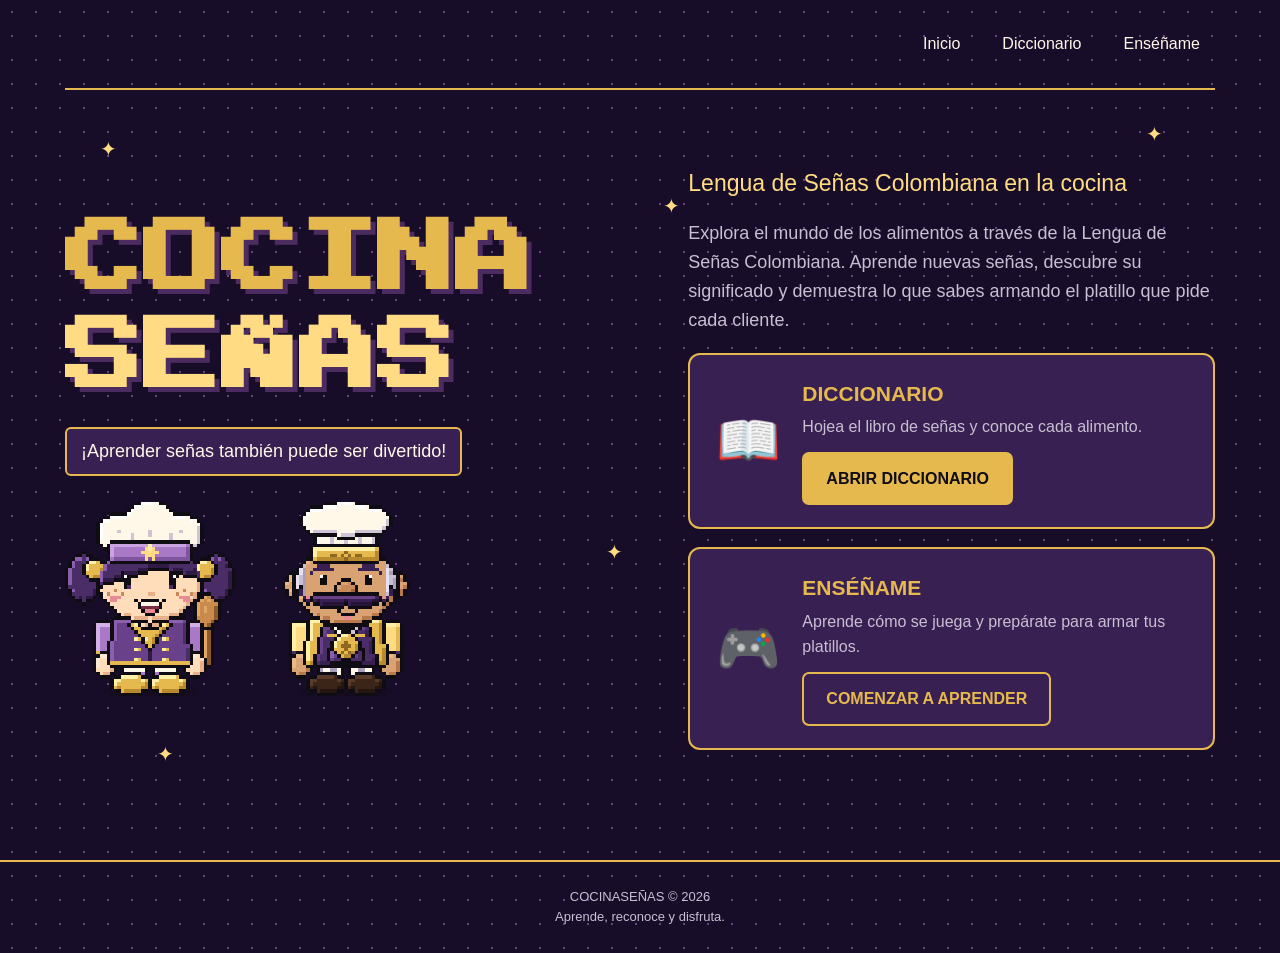
<file: index.html>
<!DOCTYPE html>
<html lang="es">
<head>
    <meta charset="UTF-8">
    <meta name="viewport" content="width=device-width, initial-scale=1.0">

    <title>CocinaSeñas | Aprende jugando</title>

    <!-- Estilos generales -->
    <link rel="stylesheet" href="css/estilos.css">

    <!-- Fuente retro -->
    <link rel="preconnect" href="https://fonts.googleapis.com">
    <link rel="preconnect" href="https://fonts.gstatic.com" crossorigin>
    <link href="https://fonts.googleapis.com/css2?family=Press+Start+2P&display=swap" rel="stylesheet">
</head>

<body class="pagina-inicio">

    <!-- ENCABEZADO (el logo grande está en la portada) -->
    <header class="contenedor encabezado">

        <a href="index.html" class="logo">
            COCINASEÑAS
        </a>

        <nav class="navegacion">
            <a href="index.html">Inicio</a>
            <a href="diccionario.html">Diccionario</a>
            <a href="ensename.html">Enséñame</a>
        </nav>

    </header>


    <!-- CONTENIDO PRINCIPAL -->
    <main class="contenedor">

        <section class="hero">

            <!-- ESTRELLAS DECORATIVAS -->
            <span class="estrella" aria-hidden="true">✦</span>
            <span class="estrella" aria-hidden="true">✦</span>
            <span class="estrella" aria-hidden="true">✦</span>
            <span class="estrella" aria-hidden="true">✦</span>
            <span class="estrella" aria-hidden="true">✦</span>


            <!-- IZQUIERDA: LOGO GRANDE Y PERSONAJES -->
            <div class="hero-izquierda">

                <h1 class="logo-grande" aria-label="CocinaSeñas">

                    <span class="fila fila-1" aria-hidden="true">
                        <span style="--i:0">C</span><span style="--i:1">O</span><span style="--i:2">C</span><span style="--i:3">I</span><span style="--i:4">N</span><span style="--i:5">A</span>
                    </span>

                    <span class="fila fila-2" aria-hidden="true">
                        <span style="--i:6">S</span><span style="--i:7">E</span><span style="--i:8">Ñ</span><span style="--i:9">A</span><span style="--i:10">S</span>
                    </span>

                </h1>

                <p class="lema-logo">
                    ¡Aprender señas también puede ser divertido!
                </p>

                <div class="hero-chefs">

                    <img
                        src="personajes/chef-lila.svg"
                        alt="Chef Lila, personaje de CocinaSeñas"
                        class="personaje-animado"
                    >

                    <img
                        src="personajes/chef-dorado.svg"
                        alt="Chef Dorado, personaje de CocinaSeñas"
                        class="personaje-animado"
                    >

                </div>

            </div>


            <!-- DERECHA: DESCRIPCIÓN Y ACCESOS -->
            <div class="hero-derecha">

                <p class="subtitulo">
                    Lengua de Señas Colombiana en la cocina
                </p>

                <p class="portada-descripcion">
                    Explora el mundo de los alimentos a través de la
                    Lengua de Señas Colombiana. Aprende nuevas señas,
                    descubre su significado y demuestra lo que sabes
                    armando el platillo que pide cada cliente.
                </p>

                <div class="opciones-hero">

                    <!-- DICCIONARIO -->
                    <article class="opcion-hero">

                        <span class="icono-hero" aria-hidden="true">📖</span>

                        <h2>DICCIONARIO</h2>

                        <p>
                            Hojea el libro de señas y conoce
                            cada alimento.
                        </p>

                        <a href="diccionario.html" class="boton boton-pulso">
                            ABRIR DICCIONARIO
                        </a>

                    </article>


                    <!-- ENSEÑAME -->
                    <article class="opcion-hero">

                        <span class="icono-hero" aria-hidden="true">🎮</span>

                        <h2>ENSÉÑAME</h2>

                        <p>
                            Aprende cómo se juega y prepárate
                            para armar tus platillos.
                        </p>

                        <a href="ensename.html" class="boton boton-secundario">
                            COMENZAR A APRENDER
                        </a>

                    </article>

                </div>

            </div>

        </section>

    </main>


    <!-- PIE DE PÁGINA -->
    <footer class="pie-pagina">

        <p>
            COCINASEÑAS © 2026
        </p>

        <p>
            Aprende, reconoce y disfruta.
        </p>

    </footer>

</body>
</html>
</file>
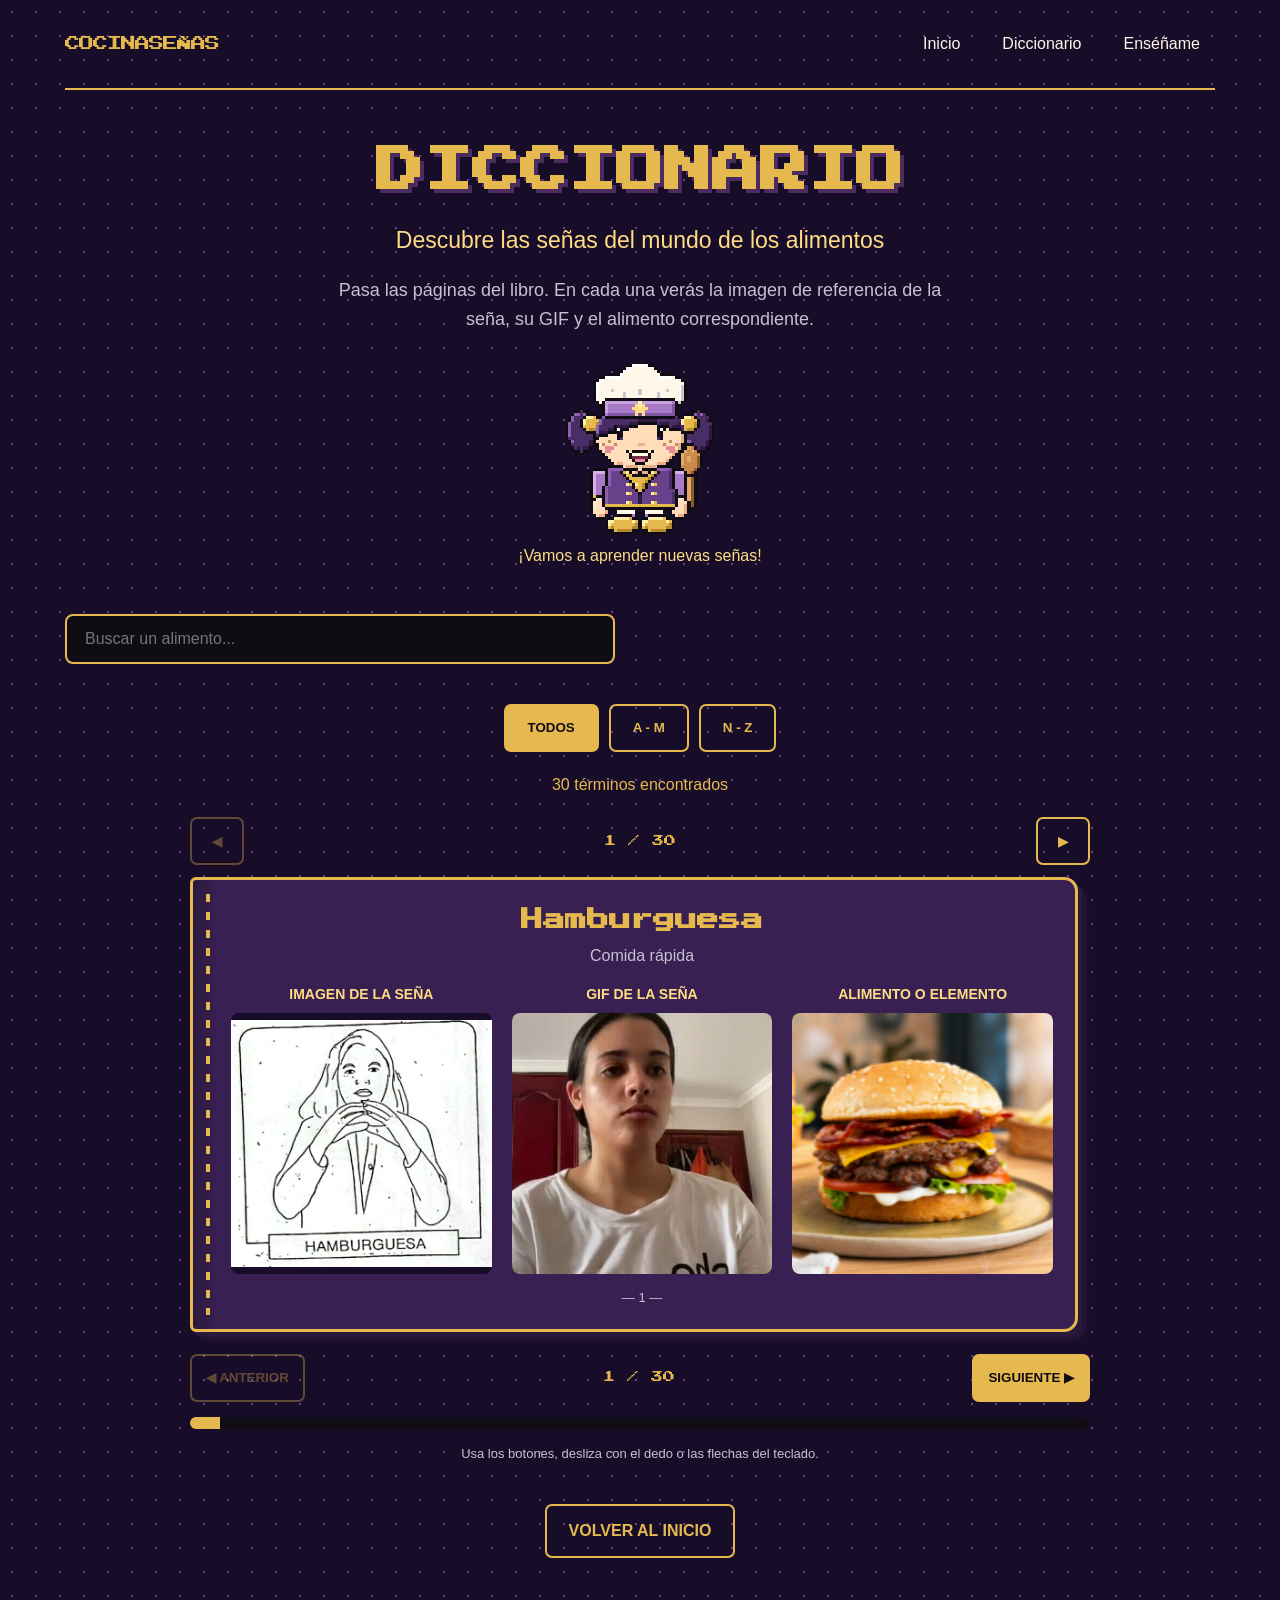
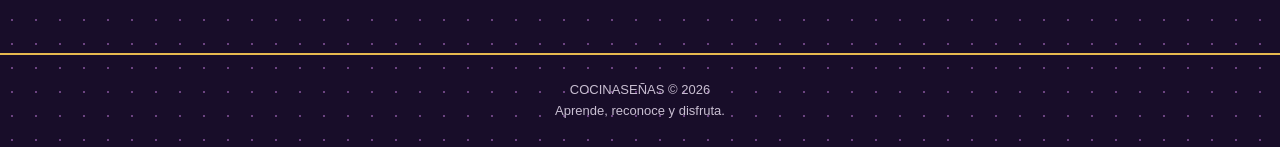
<file: diccionario.html>
<!DOCTYPE html>
<html lang="es">

<head>
    <meta charset="UTF-8">
    <meta name="viewport" content="width=device-width, initial-scale=1.0">

    <title>Diccionario | CocinaSeñas</title>

    <link rel="stylesheet" href="css/estilos.css">

    <link rel="preconnect" href="https://fonts.googleapis.com">
    <link rel="preconnect" href="https://fonts.gstatic.com" crossorigin>

    <link href="https://fonts.googleapis.com/css2?family=Press+Start+2P&display=swap"
          rel="stylesheet">
</head>

<body>

    <!-- ENCABEZADO -->
    <header class="contenedor encabezado">

        <a href="index.html" class="logo">
            COCINASEÑAS
        </a>

        <nav class="navegacion">
            <a href="index.html">Inicio</a>
            <a href="diccionario.html">Diccionario</a>
            <a href="ensename.html">Enséñame</a>
        </nav>

    </header>


    <!-- CONTENIDO PRINCIPAL -->
    <main class="contenedor seccion-pagina">

        <h1 class="titulo-principal">
            DICCIONARIO
        </h1>

        <p class="subtitulo">
            Descubre las señas del mundo de los alimentos
        </p>

        <p class="portada-descripcion" style="text-align:center;">
            Pasa las páginas del libro. En cada una verás la imagen
            de referencia de la seña, su GIF y el alimento
            correspondiente.
        </p>


        <!-- PERSONAJE Y PRESENTACIÓN -->
        <div style="text-align:center; margin:25px 0;">

            <img
                src="personajes/chef-lila.svg"
                alt="Chef Lila"
                class="personaje"
            >

            <p style="color:var(--dorado-claro);">
                ¡Vamos a aprender nuevas señas!
            </p>

        </div>


        <!-- BUSCADOR -->
        <section>

            <input
                type="search"
                id="buscadorAlimentos"
                class="buscador"
                placeholder="Buscar un alimento..."
                autocomplete="off"
                aria-label="Buscar en el diccionario"
            >

        </section>


        <!-- FILTROS -->
        <section class="filtros" aria-label="Filtros del diccionario">

            <button
                id="filtroTodos"
                class="boton"
                type="button"
                onclick="filtrarLetra('todos')">
                TODOS
            </button>

            <button
                id="filtroAM"
                class="boton boton-secundario"
                type="button"
                onclick="filtrarLetra('AM')">
                A - M
            </button>

            <button
                id="filtroNZ"
                class="boton boton-secundario"
                type="button"
                onclick="filtrarLetra('NZ')">
                N - Z
            </button>

        </section>


        <!-- CONTADOR -->
        <p
            id="contadorAlimentos"
            style="text-align:center; color:var(--dorado); margin:20px 0;"
            aria-live="polite">
            Cargando alimentos...
        </p>


        <!-- LIBRO -->
        <section id="libroZona" class="libro-zona" aria-label="Libro de señas">

            <!-- Navegación superior -->
            <div class="libro-nav">
                <button type="button" class="boton boton-secundario libro-anterior" aria-label="Página anterior">◀</button>
                <span class="libro-indicador"></span>
                <button type="button" class="boton boton-secundario libro-siguiente" aria-label="Página siguiente">▶</button>
            </div>

            <!-- Página actual (aquí se dibuja cada palabra) -->
            <div id="listaAlimentos" class="libro" aria-live="polite">
            </div>

            <!-- Navegación inferior -->
            <div class="libro-nav">
                <button type="button" class="boton boton-secundario libro-anterior" aria-label="Página anterior">◀ ANTERIOR</button>
                <span class="libro-indicador"></span>
                <button type="button" class="boton libro-siguiente" aria-label="Página siguiente">SIGUIENTE ▶</button>
            </div>

            <div class="progreso" aria-hidden="true">
                <div id="barraLibro" class="progreso-barra"></div>
            </div>

            <p style="text-align:center; color:var(--gris); font-size:13px;">
                Usa los botones, desliza con el dedo o las flechas del teclado.
            </p>

        </section>


        <!-- MENSAJE CUANDO NO HAY RESULTADOS -->
        <div
            id="sinResultados"
            class="mensaje oculto"
            style="margin-top:25px;">

            No encontramos resultados. Intenta con otra palabra.

        </div>


        <!-- REGRESAR -->
        <div style="text-align:center; margin-top:40px;">

            <a href="index.html" class="boton boton-secundario">
                VOLVER AL INICIO
            </a>

        </div>

    </main>


    <!-- PIE DE PÁGINA -->
    <footer class="pie-pagina">

        <p>COCINASEÑAS © <span class="anio-actual">2026</span></p>

        <p>Aprende, reconoce y disfruta.</p>

    </footer>


    <!-- ARCHIVOS JAVASCRIPT -->
    <script src="js/alimentos.js"></script>
    <script src="js/comun.js"></script>


    <!-- FUNCIONAMIENTO DEL DICCIONARIO -->
    <script>

        // FILTRO ACTUAL, LISTA MOSTRADA Y PÁGINA ACTUAL
        let filtroActual = "todos";
        let listaActual = [];
        let paginaActual = 0;
        let volteando = false;


        // DIBUJAR UNA PÁGINA DEL LIBRO
        function dibujarPagina() {

            const contenedor = document.getElementById("listaAlimentos");

            const alimento = listaActual[paginaActual];

            const imagenSena = obtenerImagenSena(alimento);
            const imagenComida = obtenerImagenAlimento(alimento);
            const videoSena = obtenerGifSena(alimento);

            contenedor.innerHTML = `

                <article class="libro-pagina">

                    <h3 class="libro-titulo">${alimento.nombre}</h3>

                    <p class="libro-categoria">${alimento.categoria}</p>

                    <div class="libro-fila">

                    <div class="libro-bloque">

                        <h4>IMAGEN DE LA SEÑA</h4>

                        <img
                            src="${imagenSena}"
                            alt="Referencia visual de la seña de ${alimento.nombre}"
                            class="imagen-alimento"
                            onerror="imagenNoDisponible(this)"
                        >

                    </div>

                    <div class="libro-bloque">

                        <h4>GIF DE LA SEÑA</h4>

                        <div class="marco-sena">

                            <img
                                class="gif-sena"
                                src="${videoSena}"
                                alt="Seña de ${alimento.nombre} en GIF"
                                loading="lazy"
                                onerror="this.classList.add('roto')"
                            >

                            <div class="sin-recurso">Falta el GIF de ${alimento.nombre}</div>

                        </div>

                    </div>

                    <hr class="separador-dorado">

                    <div class="libro-bloque">

                        <h4>ALIMENTO O ELEMENTO</h4>

                        <img
                            src="${imagenComida}"
                            alt="Imagen de ${alimento.nombre}"
                            class="imagen-alimento"
                            onerror="imagenNoDisponible(this)"
                        >

                    </div>

                    </div>

                    <p class="libro-numero">— ${paginaActual + 1} —</p>

                </article>

            `;

            actualizarControles();

        }


        // INDICADOR, BOTONES Y BARRA DE PROGRESO
        function actualizarControles() {

            const total = listaActual.length;

            document.querySelectorAll(".libro-indicador").forEach(indicador => {

                indicador.textContent = `${paginaActual + 1} / ${total}`;

            });

            document.querySelectorAll(".libro-anterior").forEach(boton => {

                boton.disabled = paginaActual === 0;

            });

            document.querySelectorAll(".libro-siguiente").forEach(boton => {

                boton.disabled = paginaActual === total - 1;

            });

            actualizarProgreso("barraLibro", paginaActual + 1, total);

        }


        // PASAR LA PÁGINA CON ANIMACIÓN
        function cambiarPagina(direccion) {

            const destino = paginaActual + direccion;

            if (volteando || destino < 0 || destino >= listaActual.length) return;

            const pagina = document.querySelector("#listaAlimentos .libro-pagina");

            const sentido = direccion > 0 ? "sig" : "ant";

            volteando = true;

            pagina.classList.add(`sale-${sentido}`);

            setTimeout(() => {

                paginaActual = destino;

                dibujarPagina();

                const nueva = document.querySelector("#listaAlimentos .libro-pagina");

                nueva.classList.add(`entra-${sentido}`);

                setTimeout(() => {

                    nueva.classList.remove(`entra-${sentido}`);

                    volteando = false;

                }, 300);

            }, 220);

        }


        // MOSTRAR UNA LISTA EN EL LIBRO
        function mostrarAlimentos(lista) {

            const zona = document.getElementById("libroZona");
            const contador = document.getElementById("contadorAlimentos");
            const mensaje = document.getElementById("sinResultados");

            listaActual = lista;
            paginaActual = 0;
            volteando = false;

            contador.textContent =
                `${lista.length} términos encontrados`;

            if (lista.length === 0) {

                zona.classList.add("oculto");
                mensaje.classList.remove("oculto");
                return;

            }

            mensaje.classList.add("oculto");
            zona.classList.remove("oculto");

            dibujarPagina();

        }


        // APLICAR FILTRO DE LETRAS
        function filtrarLetra(filtro) {

            filtroActual = filtro;

            const botones = {
                todos: "filtroTodos",
                AM: "filtroAM",
                NZ: "filtroNZ"
            };

            Object.entries(botones).forEach(([clave, id]) => {

                document
                    .getElementById(id)
                    .classList.toggle("boton-secundario", clave !== filtro);

            });

            aplicarFiltros();

        }


        // BUSCADOR Y FILTROS
        function aplicarFiltros() {

            const texto = normalizarTexto(
                document.getElementById("buscadorAlimentos").value
            );

            let resultado = alimentos.filter(alimento => {

                const nombre = normalizarTexto(alimento.nombre);

                const coincideBusqueda = nombre.includes(texto);

                let coincideLetra = true;

                const inicial = normalizarTexto(alimento.nombre)
                    .charAt(0);

                if (filtroActual === "AM") {

                    coincideLetra = inicial >= "a" && inicial <= "m";

                }

                if (filtroActual === "NZ") {

                    coincideLetra = inicial >= "n" && inicial <= "z";

                }

                return coincideBusqueda && coincideLetra;

            });


            mostrarAlimentos(resultado);

        }


        // ESCUCHAR EL BUSCADOR
        document
            .getElementById("buscadorAlimentos")
            .addEventListener("input", aplicarFiltros);


        // BOTONES DE NAVEGACIÓN
        document.querySelectorAll(".libro-anterior").forEach(boton => {

            boton.addEventListener("click", () => cambiarPagina(-1));

        });

        document.querySelectorAll(".libro-siguiente").forEach(boton => {

            boton.addEventListener("click", () => cambiarPagina(1));

        });


        // TECLADO (no interfiere con el buscador)
        document.addEventListener("keydown", evento => {

            const escribiendo = evento.target.matches("input, textarea");

            if (escribiendo) return;

            if (evento.key === "ArrowRight") cambiarPagina(1);

            if (evento.key === "ArrowLeft") cambiarPagina(-1);

        });


        // DESLIZAR CON EL DEDO
        let toqueX = 0;
        let toqueY = 0;

        const libro = document.getElementById("listaAlimentos");

        libro.addEventListener("touchstart", evento => {

            toqueX = evento.changedTouches[0].clientX;
            toqueY = evento.changedTouches[0].clientY;

        }, { passive: true });

        libro.addEventListener("touchend", evento => {

            const dx = evento.changedTouches[0].clientX - toqueX;
            const dy = evento.changedTouches[0].clientY - toqueY;

            if (Math.abs(dx) > 60 && Math.abs(dx) > Math.abs(dy) * 1.5) {

                cambiarPagina(dx < 0 ? 1 : -1);

            }

        }, { passive: true });


        // CARGAR EL DICCIONARIO
        document.addEventListener("DOMContentLoaded", () => {

            mostrarAlimentos(alimentos);

        });

    </script>

</body>
</html>
</file>
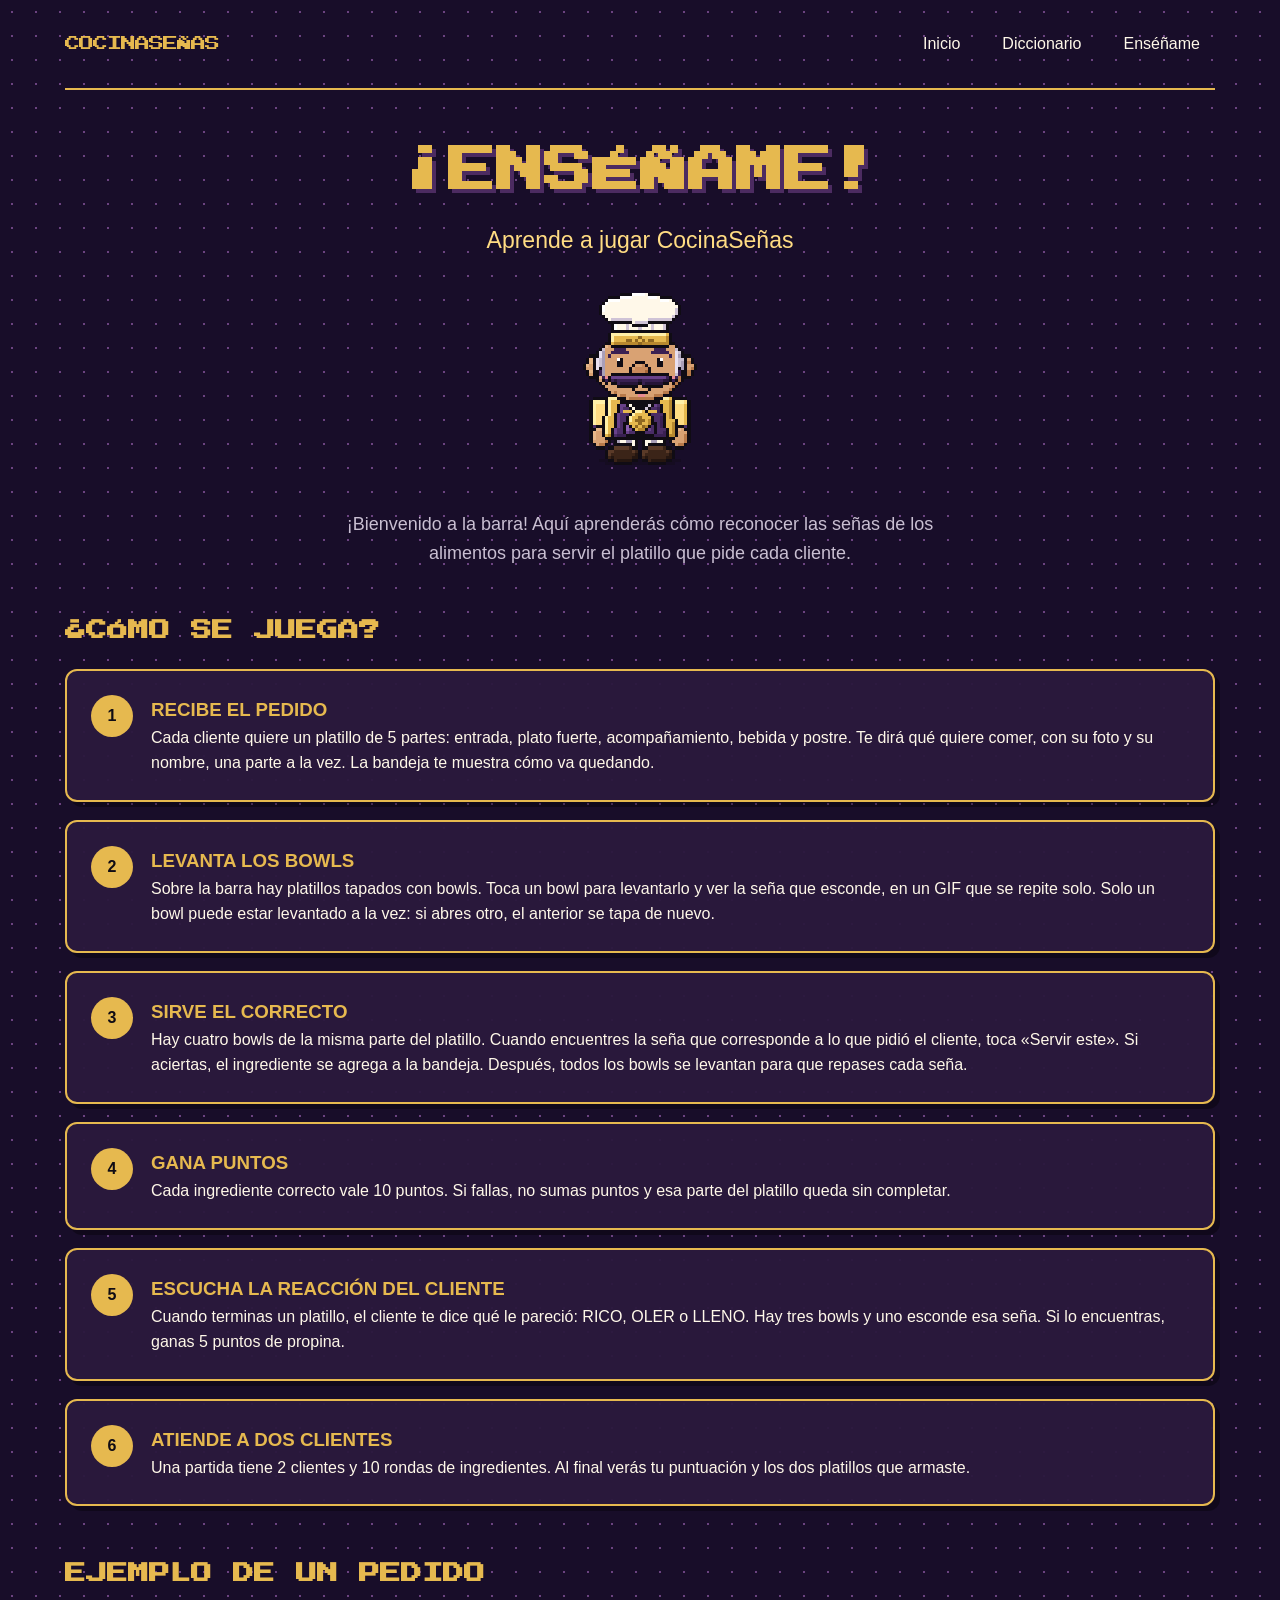
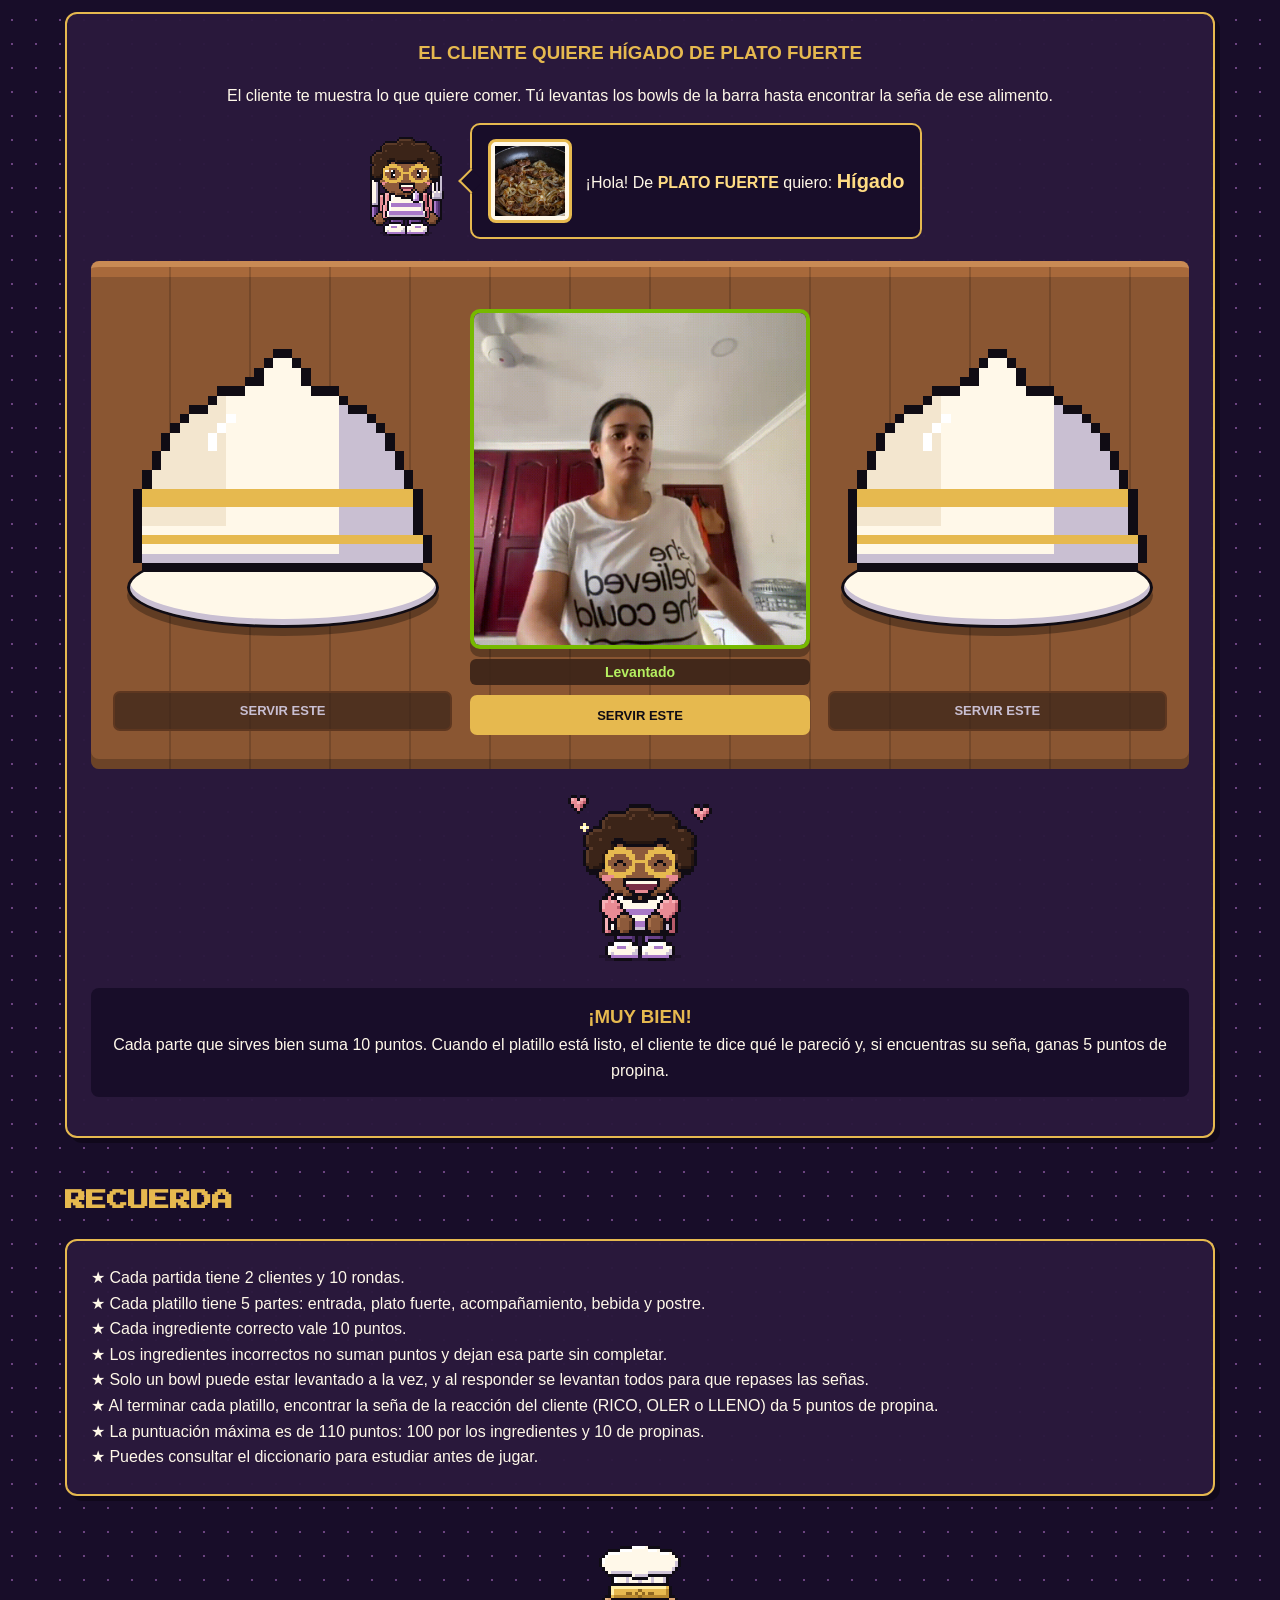
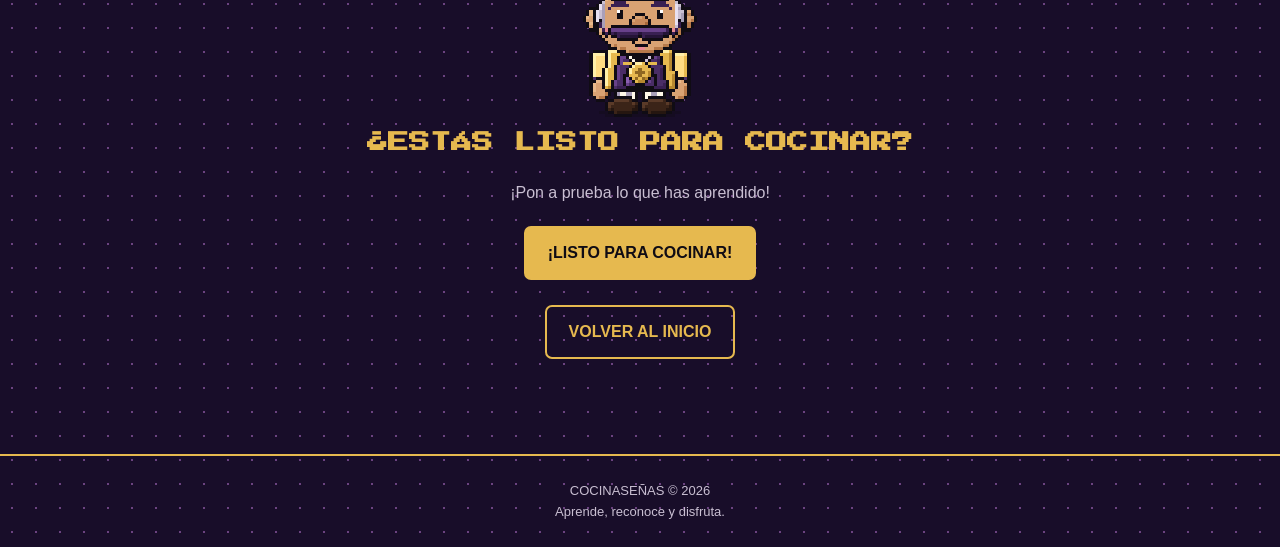
<file: ensename.html>
<!DOCTYPE html>
<html lang="es">

<head>
    <meta charset="UTF-8">
    <meta name="viewport" content="width=device-width, initial-scale=1.0">

    <title>Enséñame | CocinaSeñas</title>

    <link rel="stylesheet" href="css/estilos.css">

    <link rel="preconnect" href="https://fonts.googleapis.com">
    <link rel="preconnect" href="https://fonts.gstatic.com" crossorigin>

    <link href="https://fonts.googleapis.com/css2?family=Press+Start+2P&display=swap"
          rel="stylesheet">
</head>

<body>

    <!-- ENCABEZADO -->
    <header class="contenedor encabezado">

        <a href="index.html" class="logo">
            COCINASEÑAS
        </a>

        <nav class="navegacion">
            <a href="index.html">Inicio</a>
            <a href="diccionario.html">Diccionario</a>
            <a href="ensename.html">Enséñame</a>
        </nav>

    </header>


    <!-- CONTENIDO PRINCIPAL -->
    <main class="contenedor seccion-pagina">

        <!-- PRESENTACIÓN -->
        <section style="text-align:center;">

            <h1 class="titulo-principal">
                ¡ENSÉÑAME!
            </h1>

            <p class="subtitulo">
                Aprende a jugar CocinaSeñas
            </p>

            <img
                src="personajes/chef-dorado.svg"
                alt="Chef Dorado, tu compañero de aprendizaje"
                class="personaje"
                style="margin:20px auto;"
            >

            <p class="portada-descripcion">
                ¡Bienvenido a la barra! Aquí aprenderás cómo reconocer
                las señas de los alimentos para servir el platillo
                que pide cada cliente.
            </p>

        </section>


        <!-- REGLAS DEL JUEGO -->
        <section style="margin-top:45px;">

            <h2 class="titulo-seccion">
                ¿CÓMO SE JUEGA?
            </h2>


            <!-- PASO 1 -->
            <article class="tarjeta paso">

                <span class="numero-paso">1</span>

                <div>

                    <h3 style="color:var(--dorado);">
                        RECIBE EL PEDIDO
                    </h3>

                    <p>
                        Cada cliente quiere un platillo de 5 partes: entrada, plato fuerte, acompañamiento, bebida y postre. Te dirá qué quiere comer, con su foto y su nombre, una parte a la vez. La bandeja te muestra cómo va quedando.
                    </p>

                </div>

            </article>

            <!-- PASO 2 -->
            <article class="tarjeta paso">

                <span class="numero-paso">2</span>

                <div>

                    <h3 style="color:var(--dorado);">
                        LEVANTA LOS BOWLS
                    </h3>

                    <p>
                        Sobre la barra hay platillos tapados con bowls. Toca un bowl para levantarlo y ver la seña que esconde, en un GIF que se repite solo. Solo un bowl puede estar levantado a la vez: si abres otro, el anterior se tapa de nuevo.
                    </p>

                </div>

            </article>

            <!-- PASO 3 -->
            <article class="tarjeta paso">

                <span class="numero-paso">3</span>

                <div>

                    <h3 style="color:var(--dorado);">
                        SIRVE EL CORRECTO
                    </h3>

                    <p>
                        Hay cuatro bowls de la misma parte del platillo. Cuando encuentres la seña que corresponde a lo que pidió el cliente, toca «Servir este». Si aciertas, el ingrediente se agrega a la bandeja. Después, todos los bowls se levantan para que repases cada seña.
                    </p>

                </div>

            </article>

            <!-- PASO 4 -->
            <article class="tarjeta paso">

                <span class="numero-paso">4</span>

                <div>

                    <h3 style="color:var(--dorado);">
                        GANA PUNTOS
                    </h3>

                    <p>
                        Cada ingrediente correcto vale 10 puntos. Si fallas, no sumas puntos y esa parte del platillo queda sin completar.
                    </p>

                </div>

            </article>

            <!-- PASO 5 -->
            <article class="tarjeta paso">

                <span class="numero-paso">5</span>

                <div>

                    <h3 style="color:var(--dorado);">
                        ESCUCHA LA REACCIÓN DEL CLIENTE
                    </h3>

                    <p>
                        Cuando terminas un platillo, el cliente te dice qué le pareció: RICO, OLER o LLENO. Hay tres bowls y uno esconde esa seña. Si lo encuentras, ganas 5 puntos de propina.
                    </p>

                </div>

            </article>

            <!-- PASO 6 -->
            <article class="tarjeta paso">

                <span class="numero-paso">6</span>

                <div>

                    <h3 style="color:var(--dorado);">
                        ATIENDE A DOS CLIENTES
                    </h3>

                    <p>
                        Una partida tiene 2 clientes y 10 rondas de ingredientes. Al final verás tu puntuación y los dos platillos que armaste.
                    </p>

                </div>

            </article>

        </section>


        <!-- EJEMPLO -->
        <section style="margin-top:50px;">

            <h2 class="titulo-seccion">
                EJEMPLO DE UN PEDIDO
            </h2>

            <article class="tarjeta">

                <h3 style="color:var(--dorado); text-align:center;">
                    EL CLIENTE QUIERE HÍGADO DE PLATO FUERTE
                </h3>

                <p style="text-align:center; margin:15px 0;">
                    El cliente te muestra lo que quiere comer. Tú levantas
                    los bowls de la barra hasta encontrar la seña de ese
                    alimento.
                </p>

                <div style="display:flex; align-items:center; justify-content:center; gap:16px; flex-wrap:wrap;">

                    <img
                        src="personajes/cliente-hambriento.svg"
                        alt="Cliente hambriento"
                        class="personaje-mini"
                    >

                    <div class="globo">
                        <div class="pedido">
                            <div class="pedido-foto">
                                <img
                                    src="contenido/alimentos/alimentos_HIGADO.png"
                                    alt="Hígado"
                                    onerror="imagenNoDisponible(this)"
                                >
                            </div>
                            <p>
                                ¡Hola! De <strong>PLATO FUERTE</strong> quiero:
                                <strong style="font-size:1.25em;">Hígado</strong>
                            </p>
                        </div>
                    </div>

                </div>

                <div class="barra-superficie" style="margin-top:22px; border-radius:8px;">

                    <div class="ejemplo-barra">

                        <!-- Bowl 1: tapado -->
                        <div class="puesto">
                            <div class="plato" aria-hidden="true">
                                <span class="plato-base"></span>
                                <img class="tapa" src="recursos/bowl.svg" alt="">
                            </div>
                            <p class="puesto-nombre"></p>
                            <button class="boton servir" type="button" disabled>SERVIR ESTE</button>
                        </div>

                        <!-- Bowl 2: levantado, es la seña correcta -->
                        <div class="puesto abierto correcta">
                            <div class="plato" aria-hidden="true">
                                <span class="plato-base"></span>
                                <div class="marco-sena">
                                    <img
                                        class="gif-sena"
                                        src="contenido/videos/videos_HIGADO.gif"
                                        alt="Seña de hígado en GIF"
                                        onerror="this.classList.add('roto')"
                                    >
                                    <div class="sin-recurso">Falta el GIF de hígado</div>
                                </div>
                                <img class="tapa" src="recursos/bowl.svg" alt="">
                            </div>
                            <p class="puesto-nombre">Levantado</p>
                            <button class="boton servir" type="button">SERVIR ESTE</button>
                        </div>

                        <!-- Bowl 3: tapado -->
                        <div class="puesto">
                            <div class="plato" aria-hidden="true">
                                <span class="plato-base"></span>
                                <img class="tapa" src="recursos/bowl.svg" alt="">
                            </div>
                            <p class="puesto-nombre"></p>
                            <button class="boton servir" type="button" disabled>SERVIR ESTE</button>
                        </div>

                    </div>

                </div>

                <div style="text-align:center; margin-top:20px;">

                    <img
                        src="personajes/cliente-feliz.svg"
                        alt="Cliente feliz"
                        class="personaje"
                    >

                </div>

                <div class="mensaje" style="margin-top:20px;">

                    <h3 style="color:var(--dorado);">
                        ¡MUY BIEN!
                    </h3>

                    <p>
                        Cada parte que sirves bien suma 10 puntos. Cuando el
                        platillo está listo, el cliente te dice qué le pareció
                        y, si encuentras su seña, ganas 5 puntos de propina.
                    </p>

                </div>

            </article>

        </section>


        <!-- REGLAS IMPORTANTES -->
        <section style="margin-top:45px;">

            <h2 class="titulo-seccion">
                RECUERDA
            </h2>

            <article class="tarjeta">

                <p>★ Cada partida tiene 2 clientes y 10 rondas.</p>

                <p>★ Cada platillo tiene 5 partes: entrada, plato fuerte, acompañamiento, bebida y postre.</p>

                <p>★ Cada ingrediente correcto vale 10 puntos.</p>

                <p>★ Los ingredientes incorrectos no suman puntos y dejan esa parte sin completar.</p>

                <p>★ Solo un bowl puede estar levantado a la vez, y al responder se levantan todos para que repases las señas.

                <p>★ Al terminar cada platillo, encontrar la seña de la reacción del cliente (RICO, OLER o LLENO) da 5 puntos de propina.</p>

                <p>★ La puntuación máxima es de 110 puntos: 100 por los ingredientes y 10 de propinas.</p>

                <p>★ Puedes consultar el diccionario para estudiar antes de jugar.</p>

            </article>

        </section>


        <!-- BOTÓN PARA COMENZAR -->
        <section style="text-align:center; margin-top:50px;">

            <img
                src="personajes/chef-dorado.svg"
                alt="Chef Dorado"
                class="personaje"
            >

            <h2 class="titulo-seccion">
                ¿ESTÁS LISTO PARA COCINAR?
            </h2>

            <p style="margin-bottom:20px; color:var(--gris);">
                ¡Pon a prueba lo que has aprendido!
            </p>

            <a href="juego.html" class="boton">
                ¡LISTO PARA COCINAR!
            </a>

            <br><br>

            <a href="index.html" class="boton boton-secundario">
                VOLVER AL INICIO
            </a>

        </section>

    </main>


    <!-- PIE DE PÁGINA -->
    <footer class="pie-pagina">

        <p>
            COCINASEÑAS © <span class="anio-actual">2026</span>
        </p>

        <p>
            Aprende, reconoce y disfruta.
        </p>

    </footer>


    <!-- FUNCIONES GENERALES -->
    <script src="js/comun.js"></script>

</body>
</html>
</file>
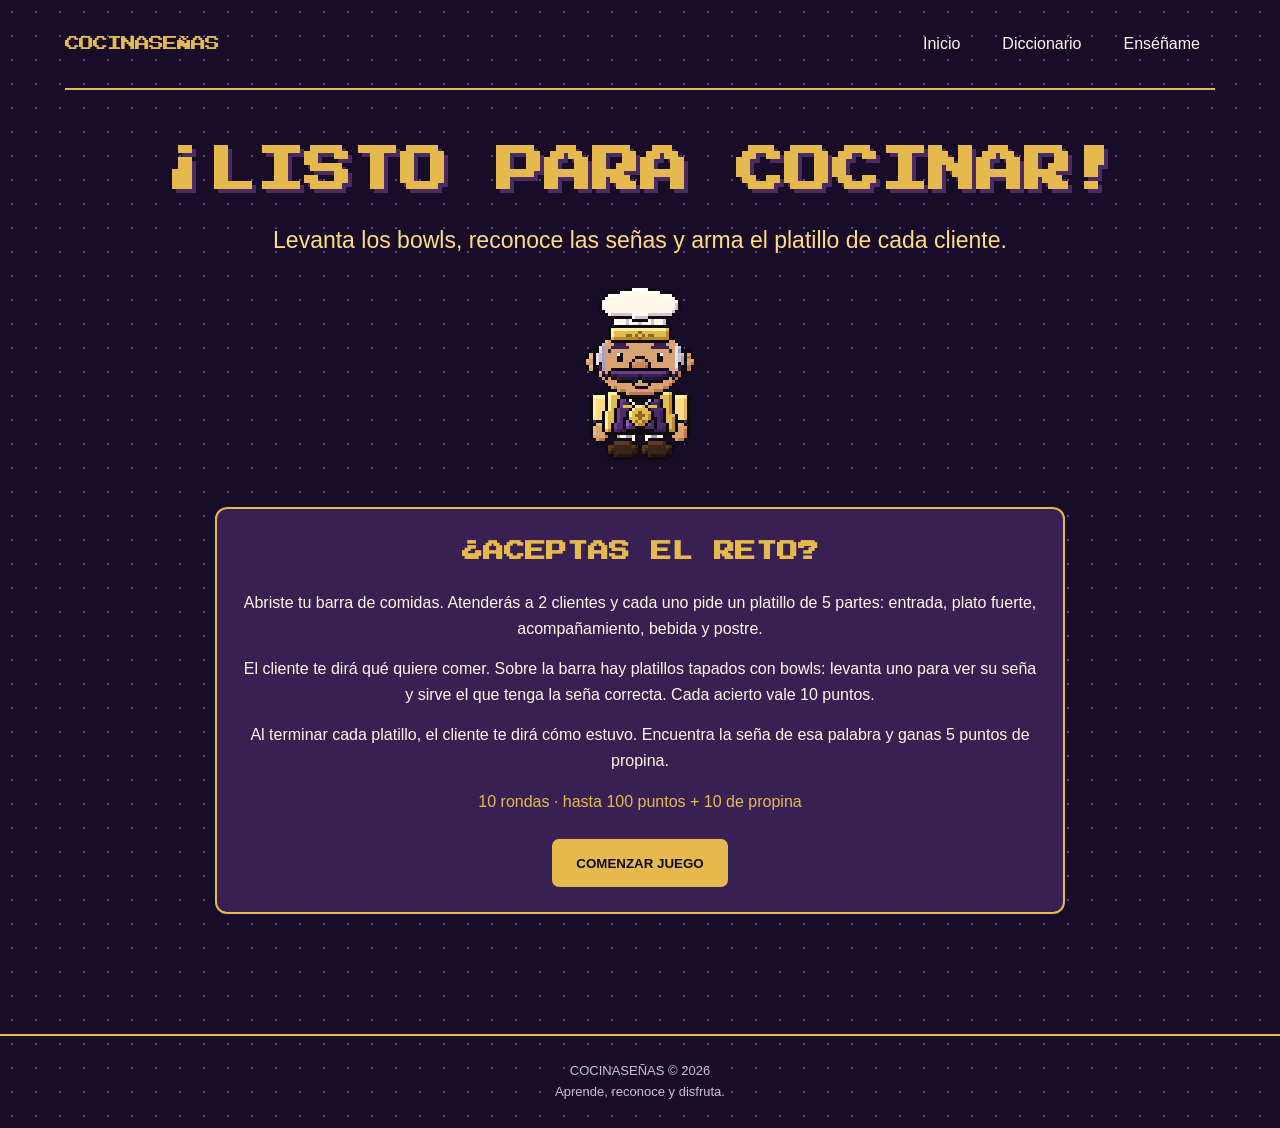
<file: juego.html>
<!DOCTYPE html>
<html lang="es">

<head>
    <meta charset="UTF-8">
    <meta name="viewport" content="width=device-width, initial-scale=1.0">

    <title>Listo para cocinar | CocinaSeñas</title>

    <link rel="stylesheet" href="css/estilos.css">

    <link rel="preconnect" href="https://fonts.googleapis.com">
    <link rel="preconnect" href="https://fonts.gstatic.com" crossorigin>

    <link href="https://fonts.googleapis.com/css2?family=Press+Start+2P&display=swap"
          rel="stylesheet">
</head>

<body>

    <!-- ENCABEZADO -->
    <header class="contenedor encabezado">

        <a href="index.html" class="logo">
            COCINASEÑAS
        </a>

        <nav class="navegacion">
            <a href="index.html">Inicio</a>
            <a href="diccionario.html">Diccionario</a>
            <a href="ensename.html">Enséñame</a>
        </nav>

    </header>


    <!-- CONTENIDO DEL JUEGO -->
    <main class="contenedor seccion-pagina">

        <!-- PRESENTACIÓN -->
        <section style="text-align:center;">

            <h1 class="titulo-principal">
                ¡LISTO PARA COCINAR!
            </h1>

            <p class="subtitulo">
                Levanta los bowls, reconoce las señas y arma el platillo de cada cliente.
            </p>

            <img
                src="personajes/chef-dorado.svg"
                alt="Chef Dorado"
                class="personaje"
                style="margin:15px auto;"
            >

        </section>


        <!-- PANTALLA DE BIENVENIDA -->
        <section id="pantallaInicio" class="panel-juego">

            <h2 class="titulo-seccion">
                ¿ACEPTAS EL RETO?
            </h2>

            <p>
                Abriste tu barra de comidas. Atenderás a 2 clientes y cada
                uno pide un platillo de 5 partes: entrada, plato fuerte,
                acompañamiento, bebida y postre.
            </p>

            <p style="margin-top:15px;">
                El cliente te dirá qué quiere comer. Sobre la barra hay
                platillos tapados con bowls: levanta uno para ver su seña
                y sirve el que tenga la seña correcta. Cada acierto vale
                10 puntos.
            </p>

            <p style="margin-top:15px;">
                Al terminar cada platillo, el cliente te dirá cómo estuvo.
                Encuentra la seña de esa palabra y ganas 5 puntos de propina.
            </p>

            <p style="margin-top:15px; color:var(--dorado);">
                10 rondas · hasta 100 puntos + 10 de propina
            </p>

            <button
                id="botonIniciar"
                class="boton boton-pulso"
                style="margin-top:25px;">
                COMENZAR JUEGO
            </button>

        </section>


        <!-- PANTALLA PRINCIPAL DE LA PARTIDA -->
        <section id="pantallaJuego" class="panel-juego panel-barra oculto">

            <!-- INFORMACIÓN -->
            <div class="info-juego">

                <p id="numeroPedido">
                    CLIENTE 1 / 2
                </p>

                <p id="numeroRonda">
                    RONDA 1 / 10
                </p>

                <p id="puntuacion">
                    PUNTOS: 0
                </p>

            </div>


            <!-- PROGRESO -->
            <div class="progreso">

                <div
                    id="barraProgreso"
                    class="progreso-barra">
                </div>

            </div>


            <!-- ESCENA: BARRA DE RESTAURANTE -->
            <div class="escena-barra">

                <!-- Pared del fondo con el cliente -->
                <div class="pared">

                    <span class="lampara" aria-hidden="true"></span>
                    <span class="lampara" aria-hidden="true"></span>
                    <span class="letrero-neon" aria-hidden="true">ABIERTO</span>

                    <div class="mostrador">

                        <img
                            id="imagenCliente"
                            src="personajes/cliente-hambriento.svg"
                            alt="Cliente"
                            class="personaje-mini"
                        >

                        <div class="globo" id="textoPedido" aria-live="polite">
                        </div>

                    </div>

                </div>


                <div class="barra-lado">

                <!-- Barra de madera con los platillos tapados -->
                    <div class="barra-superficie">
    
                        <h2 id="preguntaRonda" class="cartel-pregunta">
                        </h2>
    
                        <p id="ayudaRonda" class="ayuda-barra">
                        </p>
    
                        <div
                            id="opcionesRespuesta"
                            class="opciones-juego bowls">
                        </div>
    
                    </div>
    
                    <div class="frente-barra" aria-hidden="true"></div>
    
                    <div class="taburetes" aria-hidden="true">
                        <span class="taburete"></span>
                        <span class="taburete"></span>
                        <span class="taburete"></span>
                        <span class="taburete"></span>
                    </div>

                </div>

            </div>


            <!-- BANDEJA DONDE SE ARMA EL PLATILLO -->
            <p class="bandeja-titulo">TU BANDEJA</p>

            <div
                id="bandeja"
                class="bandeja"
                aria-label="Platillo que estás armando">
            </div>


            <!-- MENSAJE DE RESPUESTA -->
            <div
                id="mensajeRespuesta"
                class="mensaje oculto"
                aria-live="polite">
            </div>


            <!-- CONTINUAR -->
            <button
                id="botonContinuar"
                class="boton oculto"
                style="margin-top:20px;">

                SIGUIENTE RONDA

            </button>

        </section>


        <!-- RESULTADOS -->
        <section id="pantallaResultado" class="panel-juego oculto">

            <h2 class="titulo-seccion">
                ¡PARTIDA TERMINADA!
            </h2>

            <img
                src="personajes/chef-lila-celebrando.svg"
                alt="Chef Lila celebrando"
                class="personaje"
                style="margin:15px auto;"
            >

            <p style="font-size:22px; color:var(--dorado);">
                TU PUNTUACIÓN
            </p>

            <h2
                id="resultadoPuntos"
                style="font-size:45px; color:var(--dorado-claro); margin:15px;">
                0 / 110
            </h2>

            <p id="resumenPuntos" class="resumen-puntos"></p>

            <p id="mensajeFinal" style="margin-top:12px;"></p>


            <!-- PLATILLOS ARMADOS -->
            <h2 class="titulo-seccion" style="margin-top:35px;">
                ¡TUS PLATILLOS!
            </h2>

            <div id="menuFinal" class="platillos-final">

            </div>


            <p style="margin-top:20px; color:var(--gris);">
                Las partes sin completar son los ingredientes
                que no reconociste. Repasa sus señas en el diccionario.
            </p>


            <!-- BOTONES -->
            <div style="display:flex; justify-content:center; flex-wrap:wrap; gap:12px; margin-top:30px;">

                <button
                    id="botonReiniciar"
                    class="boton">

                    JUGAR OTRA VEZ

                </button>

                <a href="diccionario.html" class="boton boton-secundario">
                    IR AL DICCIONARIO
                </a>

                <a href="index.html" class="boton boton-secundario">
                    VOLVER AL INICIO
                </a>

            </div>

        </section>


    </main>


    <!-- PIE DE PÁGINA -->
    <footer class="pie-pagina">

        <p>
            COCINASEÑAS © <span class="anio-actual">2026</span>
        </p>

        <p>
            Aprende, reconoce y disfruta.
        </p>

    </footer>


    <!-- ARCHIVOS JAVASCRIPT -->
    <script src="js/alimentos.js"></script>
    <script src="js/comun.js"></script>


    <!-- LÓGICA DEL JUEGO -->
    <script>

        /* =====================================
           CONFIGURACIÓN DEL JUEGO

           Una partida = 2 clientes.
           Cada cliente pide 5 ingredientes (una ronda por
           ingrediente) y luego reacciona con una seña.
           10 rondas x 10 puntos = 100 puntos
           + 2 propinas x 5 puntos = 10 puntos extra
        ===================================== */

        const TOTAL_PEDIDOS = 2;
        const PUNTOS_CORRECTOS = 10;
        const PUNTOS_PROPINA = 5;

        const PARTES_POR_PLATILLO = ROLES_PLATILLO.length;
        const TOTAL_RONDAS = TOTAL_PEDIDOS * PARTES_POR_PLATILLO;
        const TOTAL_PASOS = TOTAL_RONDAS + TOTAL_PEDIDOS;
        const PUNTOS_MAXIMOS =
            TOTAL_RONDAS * PUNTOS_CORRECTOS + TOTAL_PEDIDOS * PUNTOS_PROPINA;

        let pasos = [];
        let platillos = [];
        let pasoActual = 0;
        let puntuacion = 0;

        let respuestaSeleccionada = false;


        /* =====================================
           ELEMENTOS HTML
        ===================================== */

        const pantallaInicio =
            document.getElementById("pantallaInicio");

        const pantallaJuego =
            document.getElementById("pantallaJuego");

        const pantallaResultado =
            document.getElementById("pantallaResultado");

        const opcionesRespuesta =
            document.getElementById("opcionesRespuesta");

        const mensajeRespuesta =
            document.getElementById("mensajeRespuesta");

        const botonContinuar =
            document.getElementById("botonContinuar");

        const bandeja =
            document.getElementById("bandeja");

        const imagenCliente =
            document.getElementById("imagenCliente");


        /* =====================================
           PREPARAR LA PARTIDA
           Cada pedido usa un ingrediente distinto por rol.
        ===================================== */

        function prepararPasos() {

            const lista = [];

            // Para cada rol se mezclan sus ingredientes y
            // cada cliente recibe uno diferente.
            const mezclaPorRol = ROLES_PLATILLO.map(rol =>
                mezclarLista(obtenerAlimentosDeRol(rol))
            );

            const reacciones = mezclarLista(obtenerReacciones());

            for (let pedido = 0; pedido < TOTAL_PEDIDOS; pedido++) {

                ROLES_PLATILLO.forEach((rol, indice) => {

                    lista.push({
                        tipo: "ingrediente",
                        pedido: pedido,
                        indiceRol: indice,
                        rol: rol,
                        correcto: mezclaPorRol[indice][pedido]
                    });

                });

                lista.push({
                    tipo: "reaccion",
                    pedido: pedido,
                    correcto: reacciones[pedido % reacciones.length]
                });

            }

            return lista;

        }


        /* =====================================
           INICIAR PARTIDA
        ===================================== */

        function iniciarJuego() {

            if (alimentos.length < 4) {
                alert("Se necesitan al menos cuatro alimentos.");
                return;
            }

            pasos = prepararPasos();

            platillos = [];

            for (let i = 0; i < TOTAL_PEDIDOS; i++) {

                platillos.push({
                    partes: new Array(PARTES_POR_PLATILLO).fill(null),
                    fallos: new Array(PARTES_POR_PLATILLO).fill(false),
                    aciertos: 0,
                    reaccion: null
                });

            }

            pasoActual = 0;
            puntuacion = 0;

            pantallaInicio.classList.add("oculto");
            pantallaResultado.classList.add("oculto");
            pantallaJuego.classList.remove("oculto");

            mostrarPaso();

        }


        /* =====================================
           DIBUJAR LA BANDEJA DEL PLATILLO
           activo = posición que se está pidiendo (o -1)
        ===================================== */

        function dibujarBandeja(contenedor, platillo, activo) {

            contenedor.innerHTML = "";

            ROLES_PLATILLO.forEach((rol, indice) => {

                const hueco = document.createElement("div");

                hueco.className = "hueco";

                const alimento = platillo.partes[indice];

                let contenido = `
                    <span class="hueco-icono" aria-hidden="true">${rol.icono}</span>
                    <span class="hueco-titulo">${rol.titulo}</span>
                `;

                if (alimento) {

                    hueco.classList.add("lleno");

                    contenido = `
                        <img
                            src="${obtenerImagenAlimento(alimento)}"
                            alt="${alimento.nombre}"
                            onerror="imagenNoDisponible(this)"
                        >
                        <span class="hueco-titulo">${rol.titulo}</span>
                        <span class="hueco-nombre">${alimento.nombre}</span>
                    `;

                } else if (platillo.fallos[indice]) {

                    hueco.classList.add("fallado");

                    contenido += `<span class="hueco-nombre">Sin completar</span>`;

                } else if (indice === activo) {

                    hueco.classList.add("activo");

                }

                hueco.setAttribute("aria-label", rol.titulo);

                hueco.innerHTML = contenido;

                contenedor.appendChild(hueco);

            });

        }


        /* =====================================
           MOSTRAR UN PASO (INGREDIENTE O REACCIÓN)
        ===================================== */

        function mostrarPaso() {

            respuestaSeleccionada = false;

            if (pasoActual > 0) {
                pantallaJuego.scrollIntoView({ behavior: "smooth", block: "start" });
            }

            mensajeRespuesta.classList.add("oculto");
            botonContinuar.classList.add("oculto");

            opcionesRespuesta.innerHTML = "";

            const paso = pasos[pasoActual];
            const platillo = platillos[paso.pedido];
            const correcto = paso.correcto;

            const rondasHechas = pasos
                .slice(0, pasoActual)
                .filter(p => p.tipo === "ingrediente").length;


            // INFORMACIÓN GENERAL

            document.getElementById("numeroPedido").textContent =
                `CLIENTE ${paso.pedido + 1} / ${TOTAL_PEDIDOS}`;

            document.getElementById("numeroRonda").textContent =
                paso.tipo === "ingrediente"
                    ? `RONDA ${rondasHechas + 1} / ${TOTAL_RONDAS}`
                    : "PROPINA";

            document.getElementById("puntuacion").textContent =
                `PUNTOS: ${puntuacion}`;

            actualizarProgreso("barraProgreso", pasoActual, TOTAL_PASOS);


            // PREPARAR LA ESCENA SEGÚN EL TIPO DE PASO

            let candidatos;
            let textoSena;

            if (paso.tipo === "ingrediente") {

                imagenCliente.src = "personajes/cliente-hambriento.svg";

                document.getElementById("textoPedido").innerHTML =
                    htmlPedido(
                        correcto,
                        `¡Hola! De <strong>${paso.rol.titulo}</strong> quiero:`
                    );

                dibujarBandeja(bandeja, platillo, paso.indiceRol);

                textoSena = correcto.nombre.toUpperCase();

                candidatos = obtenerAlimentosDeRol(paso.rol);

                opcionesRespuesta.classList.remove("tres");

            } else {

                imagenCliente.src = "personajes/cliente.svg";

                document.getElementById("textoPedido").innerHTML =
                    htmlPedido(
                        correcto,
                        "¡Gracias por el platillo! Quiero decirte que estuvo:"
                    );

                dibujarBandeja(bandeja, platillo, -1);

                textoSena = correcto.nombre.toUpperCase();

                candidatos = obtenerReacciones();

                opcionesRespuesta.classList.add("tres");

            }

            document.getElementById("preguntaRonda").textContent =
                `¿CUÁL BOWL ESCONDE LA SEÑA DE ${textoSena}?`;

            document.getElementById("ayudaRonda").textContent =
                paso.tipo === "ingrediente"
                    ? "Levanta un bowl para ver su seña. Solo uno puede estar abierto. Cuando lo encuentres, sírvelo."
                    : "Levanta un bowl para ver su seña y sirve la correcta. Ganas 5 puntos de propina.";


            // CREAR LOS PLATILLOS TAPADOS
            // (3 incorrectos del mismo rol + el correcto, o las 3 reacciones)

            const incorrectas = mezclarLista(
                candidatos.filter(
                    alimento => alimento.archivo !== correcto.archivo
                )
            );

            const cantidadIncorrectas =
                paso.tipo === "ingrediente" ? 3 : incorrectas.length;

            const opciones = mezclarLista([
                correcto,
                ...incorrectas.slice(0, cantidadIncorrectas)
            ]);

            opciones.forEach((alimento, indice) => {

                crearPuesto(alimento, indice);

            });

        }


        /* =====================================
           HTML DEL PEDIDO DEL CLIENTE
           (foto del alimento + lo que dice)
        ===================================== */

        function htmlPedido(alimento, frase) {

            return `
                <div class="pedido">

                    <div class="pedido-foto">
                        <img
                            src="${obtenerImagenAlimento(alimento)}"
                            alt="${alimento.nombre}"
                            onerror="imagenNoDisponible(this)"
                        >
                    </div>

                    <p>
                        ${frase}
                        <strong style="font-size:1.25em;">${alimento.nombre}</strong>
                    </p>

                </div>
            `;

        }


        /* =====================================
           CREAR UN PLATILLO TAPADO CON UN BOWL
        ===================================== */

        function crearPuesto(alimento, indice) {

            const puesto = document.createElement("div");

            // Se precarga el GIF (sin mostrarlo) para que aparezca al instante
            new Image().src = obtenerGifSena(alimento);

            puesto.className = "puesto";
            puesto.dataset.archivo = alimento.archivo;

            // El GIF no se carga hasta levantar el bowl:
            // así la seña no se ve ni se anima antes de tiempo.
            puesto.innerHTML = `

                <button
                    type="button"
                    class="plato"
                    aria-pressed="false"
                    aria-label="Levantar el bowl ${indice + 1}">

                    <span class="plato-base"></span>

                    <div class="marco-sena">

                        <img
                            class="gif-sena"
                            alt="Seña del bowl ${indice + 1}"
                        >

                        <div class="sin-recurso">
                            Falta el GIF: ${alimento.archivo}
                        </div>

                    </div>

                    <img
                        class="tapa"
                        src="recursos/bowl.svg"
                        alt=""
                    >

                </button>

                <p class="puesto-nombre"></p>

                <button
                    type="button"
                    class="boton servir"
                    disabled>

                    SERVIR ESTE

                </button>

            `;

            const plato = puesto.querySelector(".plato");
            const servir = puesto.querySelector(".servir");

            plato.addEventListener("click", () => {

                alternarBowl(puesto);

            });

            servir.addEventListener("click", () => {

                comprobarRespuesta(alimento, puesto);

            });

            opcionesRespuesta.appendChild(puesto);

        }


        /* =====================================
           LEVANTAR O TAPAR UN BOWL
        ===================================== */

        function abrirPuesto(puesto) {

            const gif = puesto.querySelector(".gif-sena");
            const plato = puesto.querySelector(".plato");
            const alimento = buscarPorArchivo(puesto.dataset.archivo);
            const url = obtenerGifSena(alimento);

            gif.classList.remove("roto");
            gif.onerror = () => gif.classList.add("roto");

            // Se quita y se vuelve a poner el GIF para que la seña
            // empiece desde el inicio cada vez que se levanta el bowl.
            gif.removeAttribute("src");

            requestAnimationFrame(() => {

                if (puesto.classList.contains("abierto")) {

                    gif.src = url;

                }

            });

            puesto.classList.add("abierto");
            plato.setAttribute("aria-pressed", "true");
            plato.setAttribute("aria-label", "Tapar el bowl otra vez");
            gif.alt = "Seña que esconde este bowl";

            puesto.querySelector(".servir").disabled = false;

        }

        function cerrarPuesto(puesto, indice) {

            const gif = puesto.querySelector(".gif-sena");
            const plato = puesto.querySelector(".plato");

            puesto.classList.remove("abierto");
            plato.setAttribute("aria-pressed", "false");
            plato.setAttribute("aria-label", `Levantar el bowl ${indice + 1}`);

            gif.removeAttribute("src");
            gif.classList.remove("roto");

            puesto.querySelector(".servir").disabled = true;

        }

        function alternarBowl(puesto) {

            if (respuestaSeleccionada) return;

            const puestos = [...opcionesRespuesta.querySelectorAll(".puesto")];

            const estabaAbierto = puesto.classList.contains("abierto");

            // Solo un bowl puede estar levantado a la vez
            puestos.forEach((otro, indice) => {

                if (otro.classList.contains("abierto")) {

                    cerrarPuesto(otro, indice);

                }

            });

            if (!estabaAbierto) {

                abrirPuesto(puesto);

            }

        }


        /* =====================================
           COMPROBAR RESPUESTA
        ===================================== */

        function comprobarRespuesta(elegida, botonElegido) {

            if (respuestaSeleccionada) return;

            respuestaSeleccionada = true;

            const paso = pasos[pasoActual];
            const platillo = platillos[paso.pedido];
            const correcta = paso.correcto;

            const esCorrecta =
                elegida.archivo === correcta.archivo;


            // LEVANTAR TODOS LOS BOWLS PARA REPASAR LAS SEÑAS

            const puestos =
                opcionesRespuesta.querySelectorAll(".puesto");

            puestos.forEach(puesto => {

                const alimentoPuesto =
                    buscarPorArchivo(puesto.dataset.archivo);

                abrirPuesto(puesto);

                puesto.querySelector(".plato").disabled = true;
                puesto.querySelector(".servir").disabled = true;

                puesto.querySelector(".gif-sena").alt =
                    `Seña de ${alimentoPuesto.nombre}`;

                puesto.querySelector(".puesto-nombre").textContent =
                    alimentoPuesto.nombre;

                if (puesto.dataset.archivo === correcta.archivo) {

                    puesto.classList.add("correcta");

                }

            });

            if (!esCorrecta) {

                botonElegido.classList.add("incorrecta");

            }


            let texto = "";
            let chef = "";

            if (paso.tipo === "ingrediente") {

                // RESPUESTA A UN INGREDIENTE

                if (esCorrecta) {

                    puntuacion += PUNTOS_CORRECTOS;

                    platillo.partes[paso.indiceRol] = correcta;
                    platillo.aciertos++;

                    texto =
                        `¡Correcto! Agregaste ${correcta.nombre} al platillo. +${PUNTOS_CORRECTOS} puntos.`;

                    chef = "personajes/chef-dorado-aprobando.svg";

                    mensajeRespuesta.style.border = "2px solid #76b900";

                } else {

                    platillo.fallos[paso.indiceRol] = true;

                    texto =
                        `¡Buen intento! El bowl correcto era el de ${correcta.nombre}. Esa parte del platillo queda sin completar.`;

                    chef = "personajes/chef-lila-animando.svg";

                    mensajeRespuesta.style.border = "2px solid #e6b94f";

                }

                dibujarBandeja(bandeja, platillo, -1);

            } else {

                // RESPUESTA A LA REACCIÓN DEL CLIENTE

                platillo.reaccion = esCorrecta;

                if (esCorrecta) {

                    puntuacion += PUNTOS_PROPINA;

                    texto =
                        `¡Correcto! El cliente dijo "${correcta.nombre}". +${PUNTOS_PROPINA} puntos de propina.`;

                    chef = "personajes/chef-dorado-aprobando.svg";

                    mensajeRespuesta.style.border = "2px solid #76b900";

                } else {

                    texto =
                        `¡Buen intento! El cliente dijo "${correcta.nombre}".`;

                    chef = "personajes/chef-lila-animando.svg";

                    mensajeRespuesta.style.border = "2px solid #e6b94f";

                }

                // El cliente reacciona según qué tan completo quedó el platillo

                imagenCliente.src =
                    platillo.aciertos >= 3
                        ? "personajes/cliente-feliz.svg"
                        : "personajes/cliente-decepcionado.svg";

            }


            mensajeRespuesta.innerHTML = `
                <div class="mensaje-chef">
                    <img src="${chef}" alt="" class="personaje-mini">
                    <p>${texto}</p>
                </div>
            `;

            mensajeRespuesta.classList.remove("oculto");

            document.getElementById("puntuacion").textContent =
                `PUNTOS: ${puntuacion}`;


            // CAMBIAR TEXTO DEL BOTÓN

            if (pasoActual === TOTAL_PASOS - 1) {

                botonContinuar.textContent = "VER RESULTADOS";

            } else if (paso.tipo === "reaccion") {

                botonContinuar.textContent = "SIGUIENTE CLIENTE";

            } else {

                botonContinuar.textContent = "SIGUIENTE RONDA";

            }

            botonContinuar.classList.remove("oculto");

            // Lleva la vista al resultado y deja el foco en el botón de seguir
            mensajeRespuesta.scrollIntoView({ behavior: "smooth", block: "nearest" });
            botonContinuar.focus({ preventScroll: true });

        }


        /* =====================================
           SIGUIENTE PASO
        ===================================== */

        function siguienteRonda() {

            pasoActual++;

            if (pasoActual < TOTAL_PASOS) {

                mostrarPaso();

            } else {

                finalizarJuego();

            }

        }


        /* =====================================
           FINALIZAR PARTIDA
        ===================================== */

        function finalizarJuego() {

            pantallaJuego.classList.add("oculto");

            pantallaResultado.classList.remove("oculto");

            document.getElementById("resultadoPuntos").textContent =
                `${puntuacion} / ${PUNTOS_MAXIMOS}`;

            const aciertos = platillos.reduce(
                (suma, platillo) => suma + platillo.aciertos, 0
            );

            const propinas = platillos.filter(
                platillo => platillo.reaccion === true
            ).length;

            document.getElementById("resumenPuntos").textContent =
                `Ingredientes correctos: ${aciertos} / ${TOTAL_RONDAS} · ` +
                `Propinas: ${propinas} / ${TOTAL_PEDIDOS}`;


            // MENSAJE SEGÚN LA PUNTUACIÓN

            const porcentaje = (puntuacion / PUNTOS_MAXIMOS) * 100;

            let mensaje = "";

            if (puntuacion === PUNTOS_MAXIMOS) {

                mensaje = "¡Excelente! ¡Reconociste todas las señas y tus clientes quedaron felices!";

            } else if (porcentaje >= 70) {

                mensaje = "¡Muy buen trabajo! Tienes un gran reconocimiento de las señas.";

            } else if (porcentaje >= 40) {

                mensaje = "¡Vas por buen camino! Sigue practicando.";

            } else {

                mensaje = "¡No te rindas! Consulta el diccionario y vuelve a intentarlo.";

            }

            document.getElementById("mensajeFinal").textContent =
                mensaje;


            // MOSTRAR LOS PLATILLOS ARMADOS

            mostrarMenuFinal();

        }


        /* =====================================
           MOSTRAR LOS PLATILLOS ARMADOS
        ===================================== */

        function mostrarMenuFinal() {

            const contenedor =
                document.getElementById("menuFinal");

            contenedor.innerHTML = "";

            platillos.forEach((platillo, indice) => {

                const bloque = document.createElement("article");

                bloque.className = "platillo-final";

                const titulo = document.createElement("h3");

                titulo.textContent =
                    `PLATILLO DEL CLIENTE ${indice + 1} (${platillo.aciertos} / ${PARTES_POR_PLATILLO})`;

                const bandejaFinal = document.createElement("div");

                bandejaFinal.className = "bandeja";

                dibujarBandeja(bandejaFinal, platillo, -1);

                bloque.appendChild(titulo);
                bloque.appendChild(bandejaFinal);

                contenedor.appendChild(bloque);

            });

        }


        /* =====================================
           REINICIAR PARTIDA
        ===================================== */

        function reiniciarJuego() {

            pantallaResultado.classList.add("oculto");

            pantallaInicio.classList.remove("oculto");

        }


        /* =====================================
           EVENTOS DE LOS BOTONES
        ===================================== */

        document
            .getElementById("botonIniciar")
            .addEventListener("click", iniciarJuego);


        botonContinuar.addEventListener("click", siguienteRonda);


        document
            .getElementById("botonReiniciar")
            .addEventListener("click", reiniciarJuego);


    </script>

</body>
</html>
</file>
<file: css/estilos.css>
/* =========================================
   COCINASEÑAS
   Diseño retro: morado, dorado y negro
========================================= */

/* 1. VARIABLES GENERALES */
:root {
    --morado-oscuro: #180d29;
    --morado: #392052;
    --morado-claro: #68418a;
    --dorado: #e6b94f;
    --dorado-claro: #ffdc83;
    --negro: #100c14;
    --blanco: #fff8e9;
    --gris: #c9bfd2;

    --fuente-principal: 'Trebuchet MS', sans-serif;
    --fuente-retro: 'Press Start 2P', cursive;
}

/* 2. CONFIGURACIÓN GENERAL */
* {
    box-sizing: border-box;
    margin: 0;
    padding: 0;
}

html {
    scroll-behavior: smooth;
}

body {
    min-height: 100vh;
    background-color: var(--morado-oscuro);
    background-image:
        radial-gradient(#6b4380 1px, transparent 1px);
    background-size: 24px 24px;
    color: var(--blanco);
    font-family: var(--fuente-principal);
    line-height: 1.6;
}

a {
    color: inherit;
    text-decoration: none;
}

button {
    font-family: inherit;
    cursor: pointer;
}

/* 3. CONTENEDOR GENERAL */
.contenedor {
    width: min(1150px, 92%);
    margin: 0 auto;
}

/* 4. ENCABEZADO */
.encabezado {
    display: flex;
    align-items: center;
    justify-content: space-between;
    gap: 20px;
    padding: 22px 0;
    border-bottom: 2px solid var(--dorado);
}

.logo {
    color: var(--dorado);
    font-family: var(--fuente-retro);
    font-size: 15px;
    letter-spacing: -1px;
}

.navegacion {
    display: flex;
    flex-wrap: wrap;
    gap: 12px;
}

.navegacion a {
    padding: 8px 14px;
    border: 1px solid transparent;
    border-radius: 6px;
    color: var(--blanco);
    transition: 0.2s;
}

.navegacion a:hover {
    border-color: var(--dorado);
    color: var(--dorado);
}

/* 5. TÍTULOS */
.titulo-principal {
    color: var(--dorado);
    font-family: var(--fuente-retro);
    font-size: clamp(25px, 5vw, 48px);
    line-height: 1.5;
    text-align: center;
    text-shadow: 4px 4px 0 #4c2b61;
}

.subtitulo {
    margin: 15px 0;
    color: var(--dorado-claro);
    font-size: clamp(17px, 2.5vw, 23px);
    text-align: center;
}

.titulo-seccion {
    margin-bottom: 20px;
    color: var(--dorado);
    font-family: var(--fuente-retro);
    font-size: clamp(15px, 2.5vw, 21px);
    line-height: 1.7;
}

/* 6. BOTONES */
.boton {
    display: inline-flex;
    align-items: center;
    justify-content: center;
    gap: 8px;
    min-height: 48px;
    padding: 12px 22px;
    border: 2px solid var(--dorado);
    border-radius: 7px;
    background: var(--dorado);
    color: var(--negro);
    font-weight: bold;
    text-align: center;
    transition: 0.2s ease;
}

.boton:hover {
    transform: translateY(-3px);
    background: var(--dorado-claro);
    box-shadow: 0 5px 0 #8f6822;
}

.boton-secundario {
    background: transparent;
    color: var(--dorado);
}

.boton-secundario:hover {
    background: var(--dorado);
    color: var(--negro);
}

/* 7. TARJETAS */
.tarjeta {
    padding: 24px;
    border: 2px solid var(--dorado);
    border-radius: 12px;
    background: rgba(43, 25, 61, 0.95);
    box-shadow: 5px 5px 0 rgba(0, 0, 0, 0.35);
}

.tarjetas-grid {
    display: grid;
    grid-template-columns: repeat(auto-fit, minmax(240px, 1fr));
    gap: 24px;
}

/* 8. PÁGINA PRINCIPAL */
.portada {
    display: flex;
    flex-direction: column;
    align-items: center;
    justify-content: center;
    min-height: 75vh;
    padding: 55px 0;
    text-align: center;
}

.portada-descripcion {
    max-width: 650px;
    margin: 18px auto 30px;
    color: var(--gris);
    font-size: 18px;
}

.portada-opciones {
    display: grid;
    grid-template-columns: repeat(2, minmax(0, 1fr));
    gap: 25px;
    width: min(750px, 100%);
    margin-top: 30px;
}

.opcion-portada {
    display: flex;
    flex-direction: column;
    align-items: center;
    gap: 15px;
    padding: 30px 20px;
    border: 2px solid var(--dorado);
    border-radius: 12px;
    background: var(--morado);
    transition: 0.25s;
}

.opcion-portada:hover {
    transform: translateY(-6px);
    background: var(--morado-claro);
}

.opcion-portada img {
    width: 125px;
    height: 145px;
    object-fit: contain;
}

.opcion-portada h2 {
    color: var(--dorado);
    font-size: 22px;
}

/* 9. DICCIONARIO */
.seccion-pagina {
    padding: 45px 0;
}

.buscador {
    width: 100%;
    max-width: 550px;
    margin: 20px auto;
    padding: 14px 18px;
    border: 2px solid var(--dorado);
    border-radius: 8px;
    outline: none;
    background: var(--negro);
    color: var(--blanco);
    font-size: 16px;
}

.filtros {
    display: flex;
    flex-wrap: wrap;
    justify-content: center;
    gap: 10px;
    margin: 20px 0;
}

.tarjeta-alimento {
    display: flex;
    flex-direction: column;
    gap: 14px;
    overflow: hidden;
}

.tarjeta-alimento h3 {
    color: var(--dorado);
    text-align: center;
}

.imagen-alimento {
    width: 100%;
    height: 170px;
    border-radius: 8px;
    background: var(--morado-oscuro);
    object-fit: contain;
}

.video-alimento {
    width: 100%;
    max-height: 230px;
    border-radius: 8px;
    background: var(--negro);
}

/* GIF de la seña: siempre dentro de un cuadro 1:1.
   Sin importar sus dimensiones originales, se escala para
   caber completo (sin recortes ni deformaciones). */
.marco-sena {
    position: relative;
    display: flex;
    align-items: center;
    justify-content: center;
    width: 100%;
    aspect-ratio: 1 / 1;
    overflow: hidden;
    border-radius: 8px;
    background: var(--negro);
}

.marco-sena .gif-sena {
    display: block;
    width: 100%;
    height: 100%;
    max-width: 100%;
    max-height: 100%;
    object-fit: contain;
}

.marco-sena .gif-sena.roto {
    display: none;
}

.marco-sena .gif-sena:not(.roto) ~ .sin-recurso {
    display: none;
}

.marco-sena .sin-recurso {
    position: absolute;
    inset: 0;
    min-height: 0;
    border: 0;
}

.separador-dorado {
    width: 100%;
    height: 3px;
    border: 0;
    background: var(--dorado);
}

/* 10. INSTRUCCIONES */
.paso {
    display: flex;
    align-items: flex-start;
    gap: 18px;
    margin-bottom: 18px;
}

.numero-paso {
    display: flex;
    flex-shrink: 0;
    align-items: center;
    justify-content: center;
    width: 42px;
    height: 42px;
    border-radius: 50%;
    background: var(--dorado);
    color: var(--negro);
    font-weight: bold;
}

/* 11. JUEGO */
.panel-juego {
    max-width: 850px;
    margin: 25px auto;
    padding: 25px;
    border: 2px solid var(--dorado);
    border-radius: 12px;
    background: var(--morado);
    text-align: center;
}

.progreso {
    width: 100%;
    height: 12px;
    margin: 15px 0;
    overflow: hidden;
    border-radius: 10px;
    background: var(--negro);
}

.progreso-barra {
    width: 0%;
    height: 100%;
    background: var(--dorado);
    transition: width 0.3s;
}

.opciones-juego {
    display: grid;
    grid-template-columns: repeat(2, minmax(0, 1fr));
    gap: 15px;
    margin-top: 20px;
}

.opcion-juego {
    padding: 12px;
    border: 2px solid var(--dorado);
    border-radius: 9px;
    background: var(--morado-oscuro);
    color: var(--blanco);
    transition: 0.2s;
}

.opcion-juego:hover {
    background: var(--morado-claro);
    transform: scale(1.02);
}

.opcion-juego img {
    width: 100%;
    height: 130px;
    object-fit: contain;
}

.menu-resultado {
    display: grid;
    grid-template-columns: repeat(3, 1fr);
    gap: 12px;
    margin-top: 20px;
}

.menu-plato {
    padding: 15px;
    border: 1px dashed var(--dorado);
    border-radius: 8px;
    text-align: center;
}

/* 12. PERSONAJES */
.personaje {
    width: 150px;
    height: auto;
    object-fit: contain;
}

/* 13. PIE DE PÁGINA */
.pie-pagina {
    margin-top: 50px;
    padding: 25px 10px;
    border-top: 2px solid var(--dorado);
    color: var(--gris);
    text-align: center;
    font-size: 13px;
}

/* 14. MENSAJES Y ESTADOS */
.mensaje {
    margin: 15px 0;
    padding: 14px;
    border-radius: 8px;
    background: var(--morado-oscuro);
    text-align: center;
}

.oculto {
    display: none !important;
}

/* 15. DISEÑO PARA CELULARES */
@media (max-width: 650px) {
    .encabezado {
        flex-direction: column;
    }

    .navegacion {
        justify-content: center;
    }

    .portada-opciones {
        grid-template-columns: 1fr;
    }

    .opciones-juego {
        grid-template-columns: 1fr;
    }

    .menu-resultado {
        grid-template-columns: 1fr;
    }

    .titulo-principal {
        font-size: 23px;
    }

    .tarjeta {
        padding: 17px;
    }
}


/* =========================================
   16. ACCESIBILIDAD Y RECURSOS FALTANTES
========================================= */

:focus-visible {
    outline: 3px solid var(--dorado-claro);
    outline-offset: 3px;
}

.personaje {
    image-rendering: pixelated;
}

.sin-recurso {
    display: flex;
    align-items: center;
    justify-content: center;
    width: 100%;
    min-height: 90px;
    padding: 8px;
    border: 1px dashed var(--gris);
    border-radius: 8px;
    color: var(--gris);
    font-size: 12px;
    text-align: center;
}


/* =========================================
   17. PÁGINA DE INICIO ANIMADA
   Logo grande a la izquierda, contenido a la derecha
========================================= */

.pagina-inicio .encabezado {
    justify-content: flex-end;
}

.pagina-inicio .encabezado .logo {
    display: none;
}

.hero {
    position: relative;
    display: grid;
    grid-template-columns: minmax(0, 1.1fr) minmax(0, 1fr);
    gap: 44px;
    align-items: center;
    min-height: 80vh;
    padding: 45px 0 30px;
}

.hero-izquierda {
    display: flex;
    flex-direction: column;
    align-items: flex-start;
    gap: 26px;
}

/* Logo grande */
.logo-grande {
    display: flex;
    flex-direction: column;
    gap: 12px;
    font-family: var(--fuente-retro);
    font-size: clamp(30px, 6.4vw, 78px);
    line-height: 1.1;
    text-shadow: 5px 5px 0 #4c2b61;
}

.logo-grande .fila {
    display: flex;
}

.logo-grande .fila-1 { color: var(--dorado); }
.logo-grande .fila-2 { color: var(--dorado-claro); }

.logo-grande .fila span {
    display: inline-block;
    animation:
        letra-cae 0.55s steps(6) both,
        letra-ola 3.2s ease-in-out infinite;
    animation-delay:
        calc(var(--i) * 0.09s),
        calc(1.4s + var(--i) * 0.12s);
    animation-fill-mode: both, none;
}

.lema-logo {
    padding: 8px 14px;
    border: 2px solid var(--dorado);
    border-radius: 6px;
    background: var(--morado);
    color: var(--blanco);
    font-size: clamp(14px, 1.8vw, 18px);
    animation: entra-izquierda 0.6s 1.2s both;
}

.hero-chefs {
    display: flex;
    align-items: flex-end;
    gap: 26px;
}

.personaje-animado {
    width: clamp(110px, 16vw, 170px);
    height: auto;
    image-rendering: pixelated;
    animation: flotar 1.4s steps(4, end) infinite alternate;
}

.personaje-animado:nth-child(2) {
    animation-delay: 0.7s;
}

/* Contenido de la derecha */
.hero-derecha {
    display: flex;
    flex-direction: column;
    gap: 18px;
}

.hero-derecha .subtitulo {
    margin: 0;
    text-align: left;
    animation: entra-lado 0.6s 1.0s both;
}

.hero-derecha .portada-descripcion {
    margin: 0;
    animation: entra-lado 0.6s 1.15s both;
}

.opciones-hero {
    display: grid;
    gap: 18px;
}

.opcion-hero {
    display: grid;
    grid-template-columns: 72px 1fr;
    gap: 4px 18px;
    align-items: center;
    padding: 22px;
    border: 2px solid var(--dorado);
    border-radius: 12px;
    background: var(--morado);
    transition: transform 0.25s, background 0.25s;
    animation: entra-lado 0.6s both;
}

.opcion-hero:nth-child(1) { animation-delay: 1.35s; }
.opcion-hero:nth-child(2) { animation-delay: 1.55s; }

.opcion-hero:hover {
    transform: translateX(8px);
    background: var(--morado-claro);
}

.opcion-hero .icono-hero {
    grid-row: 1 / span 3;
    font-size: 52px;
    text-align: center;
    animation: rebote 1.6s steps(5) infinite;
}

.opcion-hero:nth-child(2) .icono-hero {
    animation-delay: 0.8s;
}

.opcion-hero h2 {
    color: var(--dorado);
    font-size: 21px;
}

.opcion-hero p {
    color: var(--gris);
}

.opcion-hero .boton {
    justify-self: start;
    margin-top: 8px;
}

.boton-pulso {
    animation: pulso 1.8s infinite;
}

/* Estrellas decorativas */
.estrella {
    position: absolute;
    color: var(--dorado-claro);
    font-size: 20px;
    pointer-events: none;
    animation: titilar 2s steps(2) infinite;
}

.estrella:nth-of-type(1) { top: 6%;  left: 3%;  }
.estrella:nth-of-type(2) { top: 14%; left: 52%; animation-delay: 0.5s; }
.estrella:nth-of-type(3) { top: 62%; left: 47%; animation-delay: 1s; }
.estrella:nth-of-type(4) { top: 90%; left: 8%;  animation-delay: 1.4s; }
.estrella:nth-of-type(5) { top: 4%;  left: 94%; animation-delay: 0.8s; }


/* =========================================
   18. DICCIONARIO EN FORMATO LIBRO (VERTICAL)
   Una página a la vez, con las tres imágenes
   y el video apilados de arriba hacia abajo.
========================================= */

.libro-zona {
    width: min(900px, 100%);
    margin: 20px auto 10px;
}

.libro-nav {
    display: flex;
    align-items: center;
    justify-content: space-between;
    gap: 10px;
    margin: 12px 0;
}

.libro-nav .boton {
    min-width: 54px;
    padding: 10px 14px;
}

.libro-nav .boton[disabled] {
    opacity: 0.35;
    pointer-events: none;
}

.libro-indicador {
    color: var(--dorado);
    font-family: var(--fuente-retro);
    font-size: 12px;
    text-align: center;
}

.libro {
    position: relative;
    margin: 6px 12px 22px 0;
    perspective: 1800px;
    touch-action: pan-y;
}

.libro-pagina {
    position: relative;
    display: flex;
    flex-direction: column;
    gap: 14px;
    padding: 24px 22px 20px 38px;
    border: 3px solid var(--dorado);
    border-radius: 6px 14px 14px 6px;
    background: linear-gradient(90deg, #2b193d 0, var(--morado) 26px, var(--morado) 100%);
    box-shadow:
        4px 4px 0 #2b193d,
        8px 8px 0 #231435,
        12px 12px 0 #1a0f29;
    transform-origin: left center;
}

/* Costura del lomo */
.libro-pagina::before {
    content: "";
    position: absolute;
    top: 14px;
    bottom: 14px;
    left: 13px;
    width: 4px;
    background: repeating-linear-gradient(
        to bottom,
        var(--dorado) 0 8px,
        transparent 8px 18px
    );
}

.libro-titulo {
    color: var(--dorado);
    font-family: var(--fuente-retro);
    font-size: clamp(16px, 4vw, 22px);
    line-height: 1.5;
    text-align: center;
}

.libro-categoria {
    margin-top: -8px;
    color: var(--gris);
    text-align: center;
}

.libro-bloque {
    display: flex;
    flex-direction: column;
    gap: 8px;
}

.libro-bloque h4 {
    color: var(--dorado-claro);
    font-size: 14px;
}

.libro-bloque .imagen-alimento {
    height: 190px;
}

.libro-bloque .marco-sena {
    max-width: 340px;
    margin: 0 auto;
}

.libro-numero {
    color: var(--gris);
    font-size: 13px;
    text-align: center;
}

.libro-pagina.sale-sig  { animation: voltear-sale-sig 0.22s ease-in forwards; }
.libro-pagina.entra-sig { animation: voltear-entra-sig 0.28s ease-out both; }
.libro-pagina.sale-ant  { transform-origin: right center; animation: voltear-sale-ant 0.22s ease-in forwards; }
.libro-pagina.entra-ant { transform-origin: right center; animation: voltear-entra-ant 0.28s ease-out both; }


/* =========================================
   19. JUEGO: ARMAR EL PLATILLO
========================================= */

.mostrador {
    display: grid;
    grid-template-columns: auto 1fr;
    gap: 16px;
    align-items: center;
    margin: 20px 0 10px;
    text-align: left;
}

.personaje-mini {
    width: 96px;
    height: auto;
    image-rendering: pixelated;
}

.globo {
    position: relative;
    padding: 14px 16px;
    border: 2px solid var(--dorado);
    border-radius: 10px;
    background: var(--morado-oscuro);
}

.globo::before {
    content: "";
    position: absolute;
    top: 50%;
    left: -10px;
    width: 16px;
    height: 16px;
    border-bottom: 2px solid var(--dorado);
    border-left: 2px solid var(--dorado);
    background: var(--morado-oscuro);
    transform: translateY(-50%) rotate(45deg);
}

.globo strong {
    color: var(--dorado-claro);
}

/* Bandeja donde se arma el platillo */
.bandeja {
    display: grid;
    grid-template-columns: repeat(5, minmax(0, 1fr));
    gap: 8px;
    margin: 18px 0 6px;
    padding: 12px;
    border: 3px solid var(--dorado);
    border-radius: 14px;
    background: var(--morado-oscuro);
}

.hueco {
    display: flex;
    flex-direction: column;
    align-items: center;
    justify-content: center;
    gap: 4px;
    min-height: 118px;
    padding: 6px 4px;
    border: 2px dashed rgba(230, 185, 79, 0.5);
    border-radius: 8px;
    font-size: 11px;
    line-height: 1.25;
    text-align: center;
}

.hueco-icono {
    font-size: 22px;
}

.hueco-titulo {
    color: var(--dorado);
    font-weight: bold;
    letter-spacing: 0;
}

.hueco img {
    width: 100%;
    height: 54px;
    object-fit: contain;
}

.hueco .sin-recurso {
    min-height: 54px;
    font-size: 10px;
}

.hueco-nombre {
    color: var(--blanco);
}

.hueco.activo {
    border-style: solid;
    border-color: var(--dorado-claro);
    animation: parpadeo 1s steps(2) infinite;
}

.hueco.lleno {
    border-style: solid;
    border-color: #76b900;
    background: rgba(118, 185, 0, 0.1);
}

.hueco.fallado {
    border-color: #c0564b;
    color: var(--gris);
}

.opciones-juego.tres {
    grid-template-columns: repeat(3, minmax(0, 1fr));
}

.opcion-juego.correcta {
    border-color: #76b900;
    background: rgba(118, 185, 0, 0.18);
}

.opcion-juego.incorrecta {
    border-color: #c0564b;
}

.opcion-juego:disabled {
    cursor: default;
}

.opcion-juego:disabled:hover {
    transform: none;
}

.mensaje-chef {
    display: flex;
    align-items: center;
    gap: 14px;
    text-align: left;
}

.mensaje-chef .personaje-mini {
    width: 72px;
    flex-shrink: 0;
}

.platillos-final {
    display: grid;
    gap: 22px;
    margin-top: 20px;
}

.platillo-final h3 {
    margin-bottom: 8px;
    color: var(--dorado-claro);
}

.resumen-puntos {
    color: var(--gris);
    margin-top: 6px;
}


/* =========================================
   20. ANIMACIONES
========================================= */

@keyframes letra-cae {
    from { transform: translateY(-140px); opacity: 0; }
    to   { transform: translateY(0); opacity: 1; }
}

@keyframes letra-ola {
    0%, 55%, 100% { transform: translateY(0); }
    25%           { transform: translateY(-9px); }
}

@keyframes flotar {
    from { transform: translateY(0); }
    to   { transform: translateY(-12px); }
}

@keyframes rebote {
    0%, 100% { transform: translateY(0); }
    50%      { transform: translateY(-8px); }
}

@keyframes entra-lado {
    from { transform: translateX(40px); opacity: 0; }
    to   { transform: translateX(0); opacity: 1; }
}

@keyframes entra-izquierda {
    from { transform: translateX(-40px); opacity: 0; }
    to   { transform: translateX(0); opacity: 1; }
}

@keyframes pulso {
    0%   { box-shadow: 0 0 0 0 rgba(230, 185, 79, 0.6); }
    70%  { box-shadow: 0 0 0 14px rgba(230, 185, 79, 0); }
    100% { box-shadow: 0 0 0 0 rgba(230, 185, 79, 0); }
}

@keyframes titilar {
    0%   { opacity: 1; transform: scale(1); }
    50%  { opacity: 0.25; transform: scale(0.7); }
    100% { opacity: 1; transform: scale(1); }
}

@keyframes parpadeo {
    0%   { background: rgba(255, 220, 131, 0.14); }
    50%  { background: transparent; }
}

@keyframes voltear-sale-sig {
    to { transform: rotateY(-75deg); opacity: 0; }
}

@keyframes voltear-entra-sig {
    from { transform: rotateY(75deg); opacity: 0; }
    to   { transform: rotateY(0); opacity: 1; }
}

@keyframes voltear-sale-ant {
    to { transform: rotateY(75deg); opacity: 0; }
}

@keyframes voltear-entra-ant {
    from { transform: rotateY(-75deg); opacity: 0; }
    to   { transform: rotateY(0); opacity: 1; }
}

@keyframes aparece {
    from { transform: scale(0.6); opacity: 0; }
    to   { transform: scale(1); opacity: 1; }
}

.hueco.lleno img {
    animation: aparece 0.35s steps(5) both;
}

/* Quien prefiere menos movimiento lo tiene todo quieto */
@media (prefers-reduced-motion: reduce) {
    *, *::before, *::after {
        animation: none !important;
        transition: none !important;
        scroll-behavior: auto !important;
    }
}


/* =========================================
   21. AJUSTES PARA PANTALLAS PEQUEÑAS
========================================= */

@media (max-width: 860px) {
    .hero {
        grid-template-columns: 1fr;
        gap: 30px;
        min-height: 0;
    }

    .hero-izquierda {
        align-items: center;
    }

    .logo-grande .fila {
        justify-content: center;
    }

    .hero-derecha .subtitulo {
        text-align: center;
    }

    .hero-derecha .portada-descripcion {
        text-align: center;
    }
}

@media (max-width: 650px) {
    .pagina-inicio .encabezado {
        justify-content: center;
    }

    .opcion-hero {
        grid-template-columns: 1fr;
        text-align: center;
    }

    .opcion-hero .icono-hero {
        grid-row: auto;
    }

    .opcion-hero .boton {
        justify-self: center;
    }

    .libro-bloque .imagen-alimento {
        height: 170px;
    }

    .bandeja {
        gap: 5px;
        padding: 8px;
    }

    .hueco {
        min-height: 92px;
    }

    .hueco-titulo {
        display: none;
    }

    .hueco img {
        height: 44px;
    }

    .hueco-nombre {
        font-size: 10px;
    }

    .opciones-juego {
        grid-template-columns: repeat(2, minmax(0, 1fr));
        gap: 10px;
    }

    .opcion-juego img {
        height: 90px;
    }

    .opciones-juego.tres {
        grid-template-columns: 1fr;
    }

    .mostrador {
        grid-template-columns: 1fr;
        text-align: center;
        justify-items: center;
    }

    .globo::before {
        top: -10px;
        left: 50%;
        transform: translateX(-50%) rotate(135deg);
    }
}


/* =========================================
   22. JUEGO: BARRA DE RESTAURANTE
   Pared con lámparas y letrero, barra de madera
   con bowls tapando los platillos y taburetes.
========================================= */

:root {
    --madera-clara: #a8693b;
    --madera: #8a5632;
    --madera-oscura: #5e3720;
    --madera-negra: #3b2418;
    --ladrillo: #2a1638;
    --neon: #ff7ab8;
}

.panel-barra {
    max-width: 980px;
    overflow: hidden;
}

.info-juego {
    display: flex;
    flex-wrap: wrap;
    justify-content: space-between;
    gap: 12px;
}

.escena-barra {
    margin: 18px -25px 0;
    display: grid;
    grid-template-columns: minmax(0, 5fr) minmax(0, 7fr);
    align-items: stretch;
}

.barra-lado {
    display: flex;
    flex-direction: column;
    min-width: 0;
}

.barra-lado .barra-superficie {
    flex: 1;
}

/* --- Pared del fondo --- */
.pared {
    position: relative;
    display: flex;
    flex-direction: column;
    justify-content: center;
    padding: 76px 22px 28px;
    background-color: var(--ladrillo);
    background-image:
        linear-gradient(rgba(0, 0, 0, 0.28) 2px, transparent 2px),
        linear-gradient(90deg, rgba(0, 0, 0, 0.28) 2px, transparent 2px);
    background-size: 64px 26px;
}

.letrero-neon {
    position: absolute;
    top: 14px;
    right: 22px;
    padding: 6px 12px;
    border: 3px solid var(--neon);
    border-radius: 6px;
    color: var(--neon);
    font-family: var(--fuente-retro);
    font-size: 11px;
    text-shadow: 0 0 6px var(--neon), 0 0 14px var(--neon);
    box-shadow: 0 0 10px rgba(255, 122, 184, 0.55), inset 0 0 8px rgba(255, 122, 184, 0.35);
    animation: neon 2.6s steps(2) infinite;
}

.lampara {
    position: absolute;
    top: 0;
    width: 46px;
    height: 44px;
}

.lampara::before {
    content: "";
    position: absolute;
    top: 0;
    left: 50%;
    width: 3px;
    height: 18px;
    background: var(--negro);
    transform: translateX(-50%);
}

.lampara::after {
    content: "";
    position: absolute;
    top: 18px;
    left: 0;
    width: 46px;
    height: 24px;
    background: var(--dorado);
    clip-path: polygon(30% 0, 70% 0, 100% 100%, 0 100%);
    box-shadow: 0 10px 22px rgba(255, 220, 131, 0.5);
    filter: drop-shadow(0 8px 10px rgba(255, 220, 131, 0.45));
}

.lampara:nth-of-type(1) { left: 8%; }
.lampara:nth-of-type(2) { left: 34%; }

/* --- Barra de madera --- */
.barra-superficie {
    position: relative;
    padding: 26px 22px 34px;
    border-top: 6px solid #c98a54;
    background:
        repeating-linear-gradient(90deg, transparent 0 78px, rgba(0, 0, 0, 0.16) 78px 80px),
        linear-gradient(var(--madera-clara) 0 10px, var(--madera) 10px 100%);
    box-shadow: inset 0 -10px 0 rgba(0, 0, 0, 0.22);
}

.cartel-pregunta {
    display: block;
    width: fit-content;
    max-width: 100%;
    margin: 0 auto 8px;
    padding: 10px 16px;
    border: 3px solid var(--dorado);
    border-radius: 6px;
    background: var(--madera-negra);
    color: var(--dorado-claro);
    font-family: var(--fuente-retro);
    font-size: clamp(11px, 2vw, 15px);
    line-height: 1.7;
}

.ayuda-barra {
    width: fit-content;
    max-width: 100%;
    margin: 0 auto 18px;
    padding: 6px 12px;
    border-radius: 6px;
    background: rgba(59, 36, 24, 0.9);
    color: var(--blanco);
    font-size: 14px;
}

.frente-barra {
    height: 46px;
    border-bottom: 6px solid var(--dorado);
    background:
        repeating-linear-gradient(90deg, var(--madera-oscura) 0 58px, #4c2c1a 58px 60px);
}

.taburetes {
    display: flex;
    justify-content: space-around;
    padding: 14px 40px 22px;
    background: var(--ladrillo);
}

.taburete {
    position: relative;
    width: 58px;
    height: 46px;
}

.taburete::before {
    content: "";
    position: absolute;
    top: 0;
    left: 0;
    width: 58px;
    height: 16px;
    border: 3px solid var(--negro);
    border-radius: 50%;
    background: #b3263e;
}

.taburete::after {
    content: "";
    position: absolute;
    top: 16px;
    left: 26px;
    width: 6px;
    height: 30px;
    background: var(--negro);
    box-shadow: -14px 28px 0 -1px var(--negro), 14px 28px 0 -1px var(--negro);
}

/* --- Cliente en la pared: la foto arriba y el pedido debajo --- */
.pared .mostrador {
    grid-template-columns: 1fr;
    justify-items: center;
    margin: 0;
    text-align: center;
}

.pared .mostrador .personaje-mini {
    width: 120px;
}

.pared .globo::before {
    top: -10px;
    left: 50%;
    transform: translateX(-50%) rotate(135deg);
}

/* --- Pedido del cliente --- */
.pedido {
    display: flex;
    align-items: center;
    gap: 14px;
}

.pedido-foto {
    flex-shrink: 0;
    width: 84px;
    height: 84px;
    padding: 4px;
    border: 3px solid var(--dorado);
    border-radius: 8px;
    background: var(--blanco);
}

.pedido-foto img {
    display: block;
    width: 100%;
    height: 100%;
    object-fit: contain;
}

.pedido-foto .sin-recurso {
    min-height: 0;
    height: 100%;
    font-size: 10px;
    border: 0;
    color: var(--morado);
}

/* --- Bowls sobre la barra --- */
.opciones-juego.bowls {
    grid-template-columns: repeat(2, minmax(0, 1fr));
    gap: 18px 22px;
    max-width: 480px;
    margin: 6px auto 0;
}

/* Si hay un número impar de platos, el último queda centrado */
.opciones-juego.bowls .puesto:last-child:nth-child(odd) {
    grid-column: 1 / -1;
    justify-self: center;
    width: calc(50% - 11px);
}

.puesto {
    display: flex;
    flex-direction: column;
    gap: 10px;
    min-width: 0;
}

/* Espacio cuadrado 1:1 donde vive cada platillo */
.plato {
    position: relative;
    display: block;
    width: 100%;
    aspect-ratio: 1 / 1;
    padding: 0;
    border: 0;
    background: none;
    color: inherit;
}

.plato-base {
    position: absolute;
    left: 4%;
    bottom: 6%;
    width: 92%;
    height: 24%;
    border: 3px solid var(--negro);
    border-radius: 50%;
    background: var(--blanco);
    box-shadow: inset 0 -6px 0 var(--gris), 0 8px 0 rgba(0, 0, 0, 0.3);
}

.tapa {
    position: absolute;
    left: 6%;
    bottom: 17%;
    width: 88%;
    height: auto;
    image-rendering: pixelated;
    transform-origin: 20% 100%;
    transition: transform 0.35s steps(5), opacity 0.35s steps(5);
}

.plato:hover .tapa {
    transform: translateY(-6px);
}

.puesto .marco-sena {
    position: absolute;
    inset: 0;
    width: 100%;
    border: 4px solid var(--blanco);
    border-radius: 10px;
    box-shadow: 0 8px 0 rgba(0, 0, 0, 0.3);
    visibility: hidden;
}

.puesto.abierto .marco-sena {
    visibility: visible;
}

.puesto.abierto .plato-base {
    opacity: 0;
}

.puesto.abierto .tapa {
    opacity: 0;
    transform: translate(-14%, -78%) rotate(-24deg);
}

.puesto.abierto .plato:hover .tapa {
    transform: translate(-14%, -78%) rotate(-24deg);
}

.puesto.abierto .marco-sena {
    border-color: var(--dorado-claro);
}

.puesto.correcta .marco-sena {
    border-color: #76b900;
}

.puesto.incorrecta .marco-sena {
    border-color: #c0564b;
}

.puesto-nombre {
    min-height: 22px;
    padding: 2px 8px;
    border-radius: 6px;
    background: rgba(59, 36, 24, 0.9);
    color: var(--blanco);
    font-size: 14px;
    font-weight: bold;
    text-align: center;
}

.puesto-nombre:empty {
    visibility: hidden;
}

.puesto.correcta .puesto-nombre {
    color: #b5f060;
}

.servir {
    width: 100%;
    min-height: 40px;
    padding: 8px 10px;
    font-size: 13px;
}

.servir:disabled {
    border-color: var(--madera-oscura);
    background: rgba(59, 36, 24, 0.75);
    color: var(--gris);
    cursor: default;
    transform: none;
    box-shadow: none;
}

.bandeja-titulo {
    margin: 24px 0 -4px;
    color: var(--dorado-claro);
    font-family: var(--fuente-retro);
    font-size: 12px;
}

.ejemplo-barra {
    display: grid;
    grid-template-columns: repeat(3, minmax(0, 1fr));
    gap: 18px;
    margin-top: 16px;
}

@media (max-width: 860px) {
    .escena-barra {
        grid-template-columns: 1fr;
    }

    .pared {
        padding-top: 70px;
    }
}

@keyframes neon {
    0%, 92%, 100% { opacity: 1; }
    94%           { opacity: 0.45; }
}

@media (max-width: 650px) {
    .pared {
        padding: 66px 14px 18px;
    }

    .barra-superficie {
        padding: 20px 12px 28px;
    }

    .opciones-juego.bowls {
        gap: 14px;
    }

    .pedido {
        flex-direction: column;
        text-align: center;
    }

    .taburetes {
        padding: 12px 10px 20px;
    }

    .ejemplo-barra {
        grid-template-columns: 1fr;
        max-width: 260px;
        margin-left: auto;
        margin-right: auto;
    }
}


/* =========================================
   23. DICCIONARIO MÁS HORIZONTAL
   Las tres partes de cada página van una al lado
   de la otra: seña, GIF y alimento.
========================================= */

.libro-fila {
    display: grid;
    grid-template-columns: repeat(3, minmax(0, 1fr));
    gap: 20px;
    align-items: start;
}

.libro-fila .separador-dorado {
    display: none;
}

.libro-bloque h4 {
    text-align: center;
}

.libro-bloque .imagen-alimento {
    width: 100%;
    max-width: 340px;
    height: auto;
    margin: 0 auto;
    aspect-ratio: 1 / 1;
}

@media (max-width: 760px) {
    .libro-fila {
        grid-template-columns: 1fr;
    }

    .libro-fila .separador-dorado {
        display: block;
    }
}
</file>
